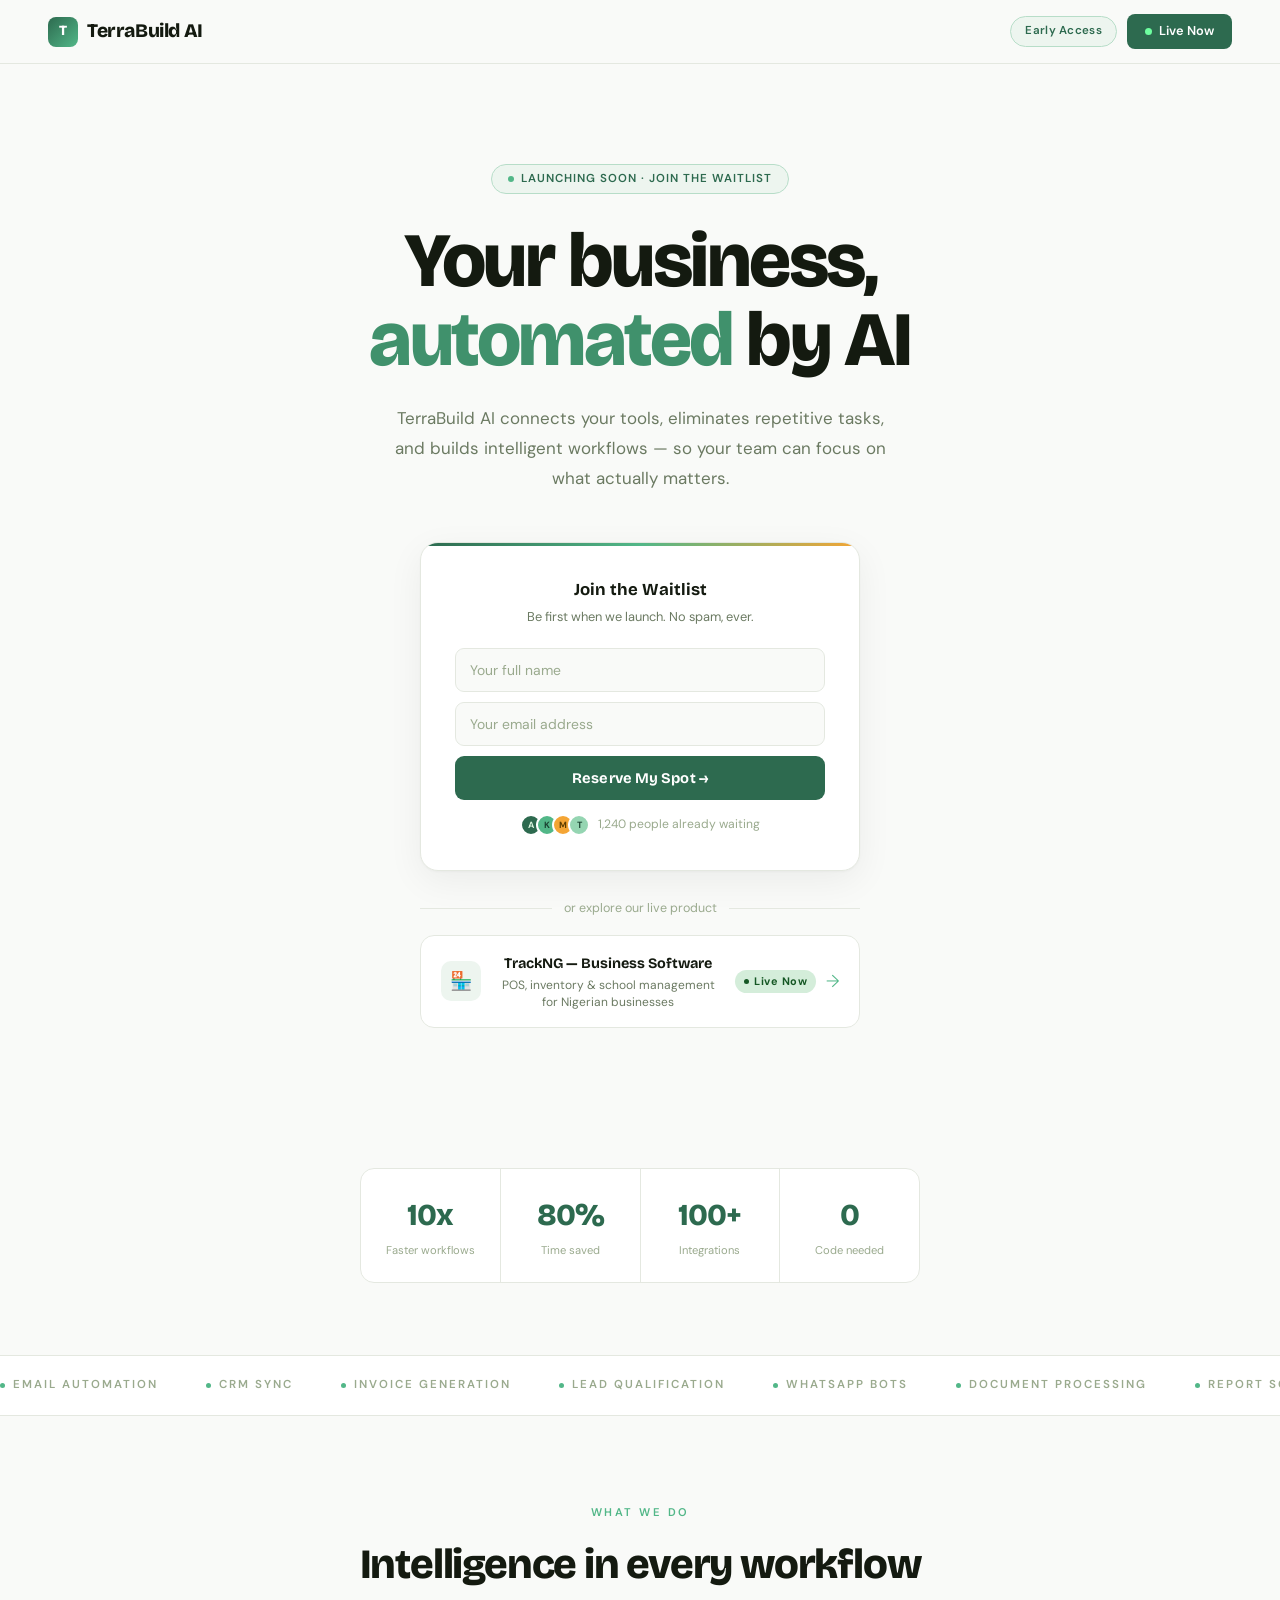
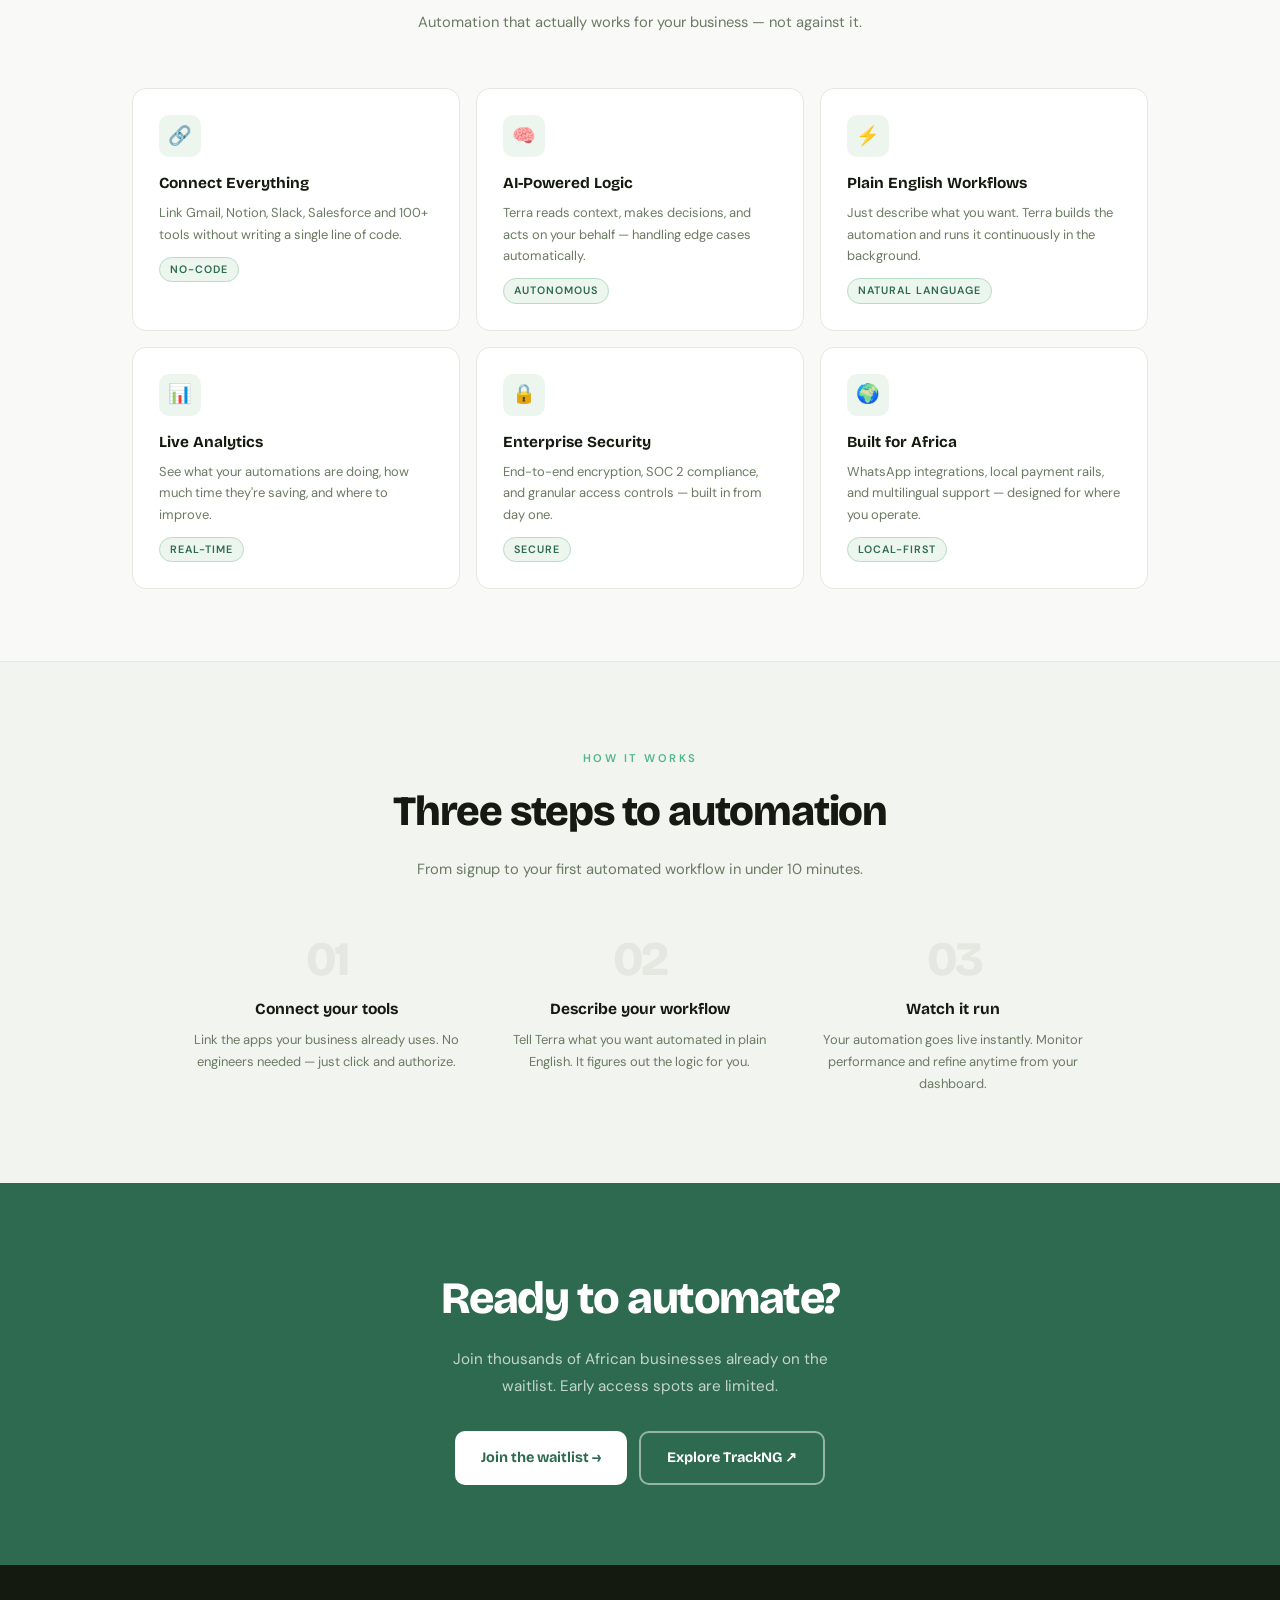
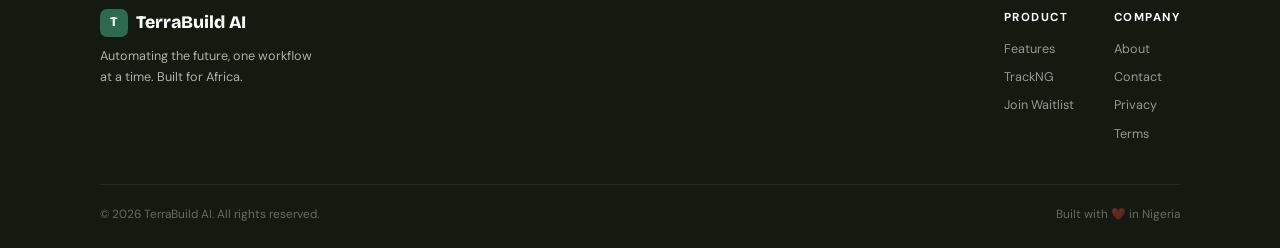
<file: index.html>
<!DOCTYPE html>
<html lang="en">
<head>
<meta charset="UTF-8">
<meta name="viewport" content="width=device-width, initial-scale=1.0">
<title>TerraBuild AI — Automate Everything</title>
<meta name="description" content="TerraBuild AI connects your tools, eliminates repetitive tasks, and builds intelligent workflows for African businesses.">
<link href="https://fonts.googleapis.com/css2?family=Bricolage+Grotesque:wght@400;500;600;700;800&family=DM+Sans:wght@300;400;500&display=swap" rel="stylesheet">
<style>
*{margin:0;padding:0;box-sizing:border-box}
:root{
  --bg:#f9faf8;
  --surface:#ffffff;
  --surface2:#f2f4f0;
  --border:#e4e8e0;
  --text:#141a10;
  --muted:#6b7a62;
  --faint:#9aaa8e;
  --accent:#2d6a4f;
  --accent-light:#52b788;
  --accent-bg:#edf5ef;
  --accent-mid:#40916c;
  --warm:#f4a535;
  --warm-bg:#fef6e4;
}
html{scroll-behavior:smooth}
body{background:var(--bg);color:var(--text);font-family:'DM Sans',sans-serif;font-weight:400;overflow-x:hidden;line-height:1.6;min-height:100vh}

/* ── NAV ── */
nav{position:sticky;top:0;z-index:100;background:rgba(249,250,248,0.93);backdrop-filter:blur(18px);border-bottom:1px solid var(--border);padding:0 48px;height:64px;display:flex;align-items:center;justify-content:space-between}
.logo{font-family:'Bricolage Grotesque',sans-serif;font-weight:800;font-size:1.2rem;color:var(--text);display:flex;align-items:center;gap:9px;letter-spacing:-0.4px;text-decoration:none}
.logo-mark{width:30px;height:30px;background:linear-gradient(135deg,var(--accent),var(--accent-light));border-radius:8px;display:flex;align-items:center;justify-content:center;color:#fff;font-size:14px;font-weight:800}
.nav-right{display:flex;align-items:center;gap:10px}
.nav-badge{background:var(--accent-bg);color:var(--accent);border:1px solid #b7ddc8;padding:5px 14px;border-radius:999px;font-size:0.72rem;font-weight:600;letter-spacing:.3px}
.nav-live{background:var(--accent);color:#fff;padding:7px 18px;border-radius:8px;font-size:0.8rem;font-weight:600;text-decoration:none;transition:background .2s,transform .15s;display:flex;align-items:center;gap:7px}
.nav-live:hover{background:var(--accent-mid);transform:translateY(-1px)}
.live-dot{width:7px;height:7px;background:#6effa0;border-radius:50%;animation:blink 1.5s infinite}
@keyframes blink{0%,100%{opacity:1}50%{opacity:0.3}}

/* ── HERO ── */
.hero{max-width:820px;margin:0 auto;padding:100px 32px 80px;text-align:center}
.hero-eyebrow{display:inline-flex;align-items:center;gap:7px;background:var(--accent-bg);border:1px solid #b7ddc8;color:var(--accent);padding:5px 16px;border-radius:999px;font-size:0.72rem;font-weight:600;letter-spacing:1px;text-transform:uppercase;margin-bottom:28px;animation:fadeUp .6s ease both}
.eyebrow-dot{width:6px;height:6px;background:var(--accent-light);border-radius:50%;animation:pulse 2s ease-in-out infinite}
@keyframes pulse{0%,100%{opacity:1;transform:scale(1)}50%{opacity:0.4;transform:scale(0.75)}}
h1{font-family:'Bricolage Grotesque',sans-serif;font-weight:800;font-size:clamp(2.8rem,7vw,4.8rem);line-height:1.02;letter-spacing:-2.5px;color:var(--text);margin-bottom:24px;animation:fadeUp .6s .08s ease both}
h1 em{font-style:normal;color:var(--accent-mid)}
.hero-sub{font-size:1.06rem;color:var(--muted);max-width:520px;margin:0 auto 48px;line-height:1.78;font-weight:400;animation:fadeUp .6s .16s ease both}
@keyframes fadeUp{from{opacity:0;transform:translateY(18px)}to{opacity:1;transform:translateY(0)}}

/* ── WAITLIST CARD ── */
.wl-wrap{animation:fadeUp .6s .24s ease both;max-width:440px;margin:0 auto}
.wl-card{background:var(--surface);border:1px solid var(--border);border-radius:18px;padding:34px;box-shadow:0 1px 3px rgba(0,0,0,0.04),0 10px 36px rgba(0,0,0,0.06);position:relative;overflow:hidden}
.wl-card::before{content:'';position:absolute;top:0;left:0;right:0;height:3px;background:linear-gradient(90deg,var(--accent),var(--accent-light),var(--warm))}
.wl-title{font-family:'Bricolage Grotesque',sans-serif;font-weight:700;font-size:1.05rem;color:var(--text);margin-bottom:4px}
.wl-sub{font-size:0.8rem;color:var(--muted);margin-bottom:20px}
.wl-input{width:100%;background:var(--bg);border:1px solid var(--border);border-radius:9px;padding:12px 14px;font-family:'DM Sans',sans-serif;font-size:0.87rem;color:var(--text);outline:none;transition:border-color .2s,box-shadow .2s;margin-bottom:10px;display:block}
.wl-input:focus{border-color:var(--accent-light);box-shadow:0 0 0 3px rgba(82,183,136,0.14)}
.wl-input::placeholder{color:var(--faint)}
.wl-btn{width:100%;background:var(--accent);color:#fff;border:none;border-radius:9px;padding:13px;font-family:'Bricolage Grotesque',sans-serif;font-weight:700;font-size:0.92rem;cursor:pointer;transition:background .2s,transform .15s;letter-spacing:.1px}
.wl-btn:hover{background:var(--accent-mid);transform:translateY(-1px)}
.wl-proof{margin-top:14px;display:flex;align-items:center;justify-content:center;gap:8px;font-size:0.76rem;color:var(--faint)}
.avs{display:flex}
.av{width:22px;height:22px;border-radius:50%;border:2px solid var(--surface);font-size:9px;display:flex;align-items:center;justify-content:center;font-weight:700;margin-left:-6px}
.av:first-child{margin-left:0}
.av1{background:var(--accent);color:#d8f3dc}.av2{background:var(--accent-light);color:#1b4332}.av3{background:var(--warm);color:#5c3d02}.av4{background:#95d5b2;color:#1b4332}
.wl-success{display:none;text-align:center;padding:10px 0;animation:fadeUp .4s ease both}
.success-icon{font-size:2.4rem;margin-bottom:12px}
.wl-success h3{font-family:'Bricolage Grotesque',sans-serif;font-weight:700;color:var(--accent);margin-bottom:7px}
.wl-success p{font-size:0.83rem;color:var(--muted);line-height:1.65}

/* ── DIVIDER ── */
.or-divider{text-align:center;margin:28px 0 0;font-size:0.78rem;color:var(--faint);display:flex;align-items:center;gap:12px;max-width:440px;margin:28px auto 0}
.or-divider::before,.or-divider::after{content:'';flex:1;height:1px;background:var(--border)}

/* ── LIVE CTA ── */
.live-cta-wrap{max-width:440px;margin:16px auto 0;animation:fadeUp .6s .32s ease both}
.live-cta{display:flex;align-items:center;justify-content:space-between;background:var(--surface);border:1.5px solid var(--border);border-radius:14px;padding:16px 20px;text-decoration:none;transition:border-color .2s,box-shadow .2s,transform .2s;gap:12px}
.live-cta:hover{border-color:var(--accent-light);box-shadow:0 6px 24px rgba(45,106,79,0.1);transform:translateY(-2px)}
.live-cta-left{display:flex;align-items:center;gap:12px}
.live-cta-icon{width:40px;height:40px;background:var(--accent-bg);border-radius:10px;display:flex;align-items:center;justify-content:center;font-size:18px;flex-shrink:0}
.live-cta-text h4{font-family:'Bricolage Grotesque',sans-serif;font-weight:700;font-size:0.9rem;color:var(--text);margin-bottom:2px}
.live-cta-text p{font-size:0.75rem;color:var(--muted);line-height:1.4}
.live-pill{background:#d4edda;color:#155724;font-size:0.68rem;font-weight:700;padding:3px 9px;border-radius:999px;letter-spacing:.5px;white-space:nowrap;display:flex;align-items:center;gap:5px}
.live-arrow{color:var(--accent-light);font-size:1.1rem;font-weight:300;flex-shrink:0}

/* ── STATS ── */
.stats{display:flex;justify-content:center;max-width:560px;margin:60px auto 0;background:var(--surface);border:1px solid var(--border);border-radius:14px;overflow:hidden;animation:fadeUp .6s .4s ease both}
.stat{flex:1;text-align:center;padding:22px 14px;border-right:1px solid var(--border)}
.stat:last-child{border-right:none}
.stat-n{font-family:'Bricolage Grotesque',sans-serif;font-weight:800;font-size:1.9rem;letter-spacing:-1px;color:var(--accent)}
.stat-l{font-size:0.7rem;color:var(--faint);margin-top:3px}

/* ── MARQUEE ── */
.marquee-wrap{border-top:1px solid var(--border);border-bottom:1px solid var(--border);padding:20px 0;overflow:hidden;background:var(--surface);margin-top:72px}
.marquee-track{display:flex;gap:48px;animation:marquee 24s linear infinite;white-space:nowrap;align-items:center}
.logo-chip{font-size:0.72rem;font-weight:600;letter-spacing:2px;text-transform:uppercase;color:var(--faint);flex-shrink:0;display:flex;align-items:center;gap:8px}
.lc-dot{width:5px;height:5px;background:var(--accent-light);border-radius:50%}
@keyframes marquee{from{transform:translateX(0)}to{transform:translateX(-50%)}}

/* ── FEATURES PREVIEW ── */
.features-preview{padding:88px 32px 72px;max-width:1080px;margin:0 auto}
.section-eyebrow{text-align:center;font-size:0.7rem;font-weight:600;letter-spacing:2.5px;text-transform:uppercase;color:var(--accent-light);margin-bottom:10px}
.section-h{text-align:center;font-family:'Bricolage Grotesque',sans-serif;font-weight:800;font-size:clamp(1.8rem,3.5vw,2.6rem);letter-spacing:-1.2px;color:var(--text);margin-bottom:12px}
.section-p{text-align:center;color:var(--muted);font-size:0.92rem;max-width:460px;margin:0 auto 52px;line-height:1.75}
.features-grid{display:grid;grid-template-columns:repeat(auto-fit,minmax(280px,1fr));gap:16px}
.feat-card{background:var(--surface);border:1px solid var(--border);border-radius:14px;padding:26px;transition:box-shadow .2s,transform .2s,border-color .2s}
.feat-card:hover{box-shadow:0 4px 20px rgba(45,106,79,0.08);transform:translateY(-3px);border-color:#b7ddc8}
.feat-icon{width:42px;height:42px;border-radius:10px;background:var(--accent-bg);display:flex;align-items:center;justify-content:center;font-size:19px;margin-bottom:14px}
.feat-card h3{font-family:'Bricolage Grotesque',sans-serif;font-weight:700;font-size:0.96rem;color:var(--text);margin-bottom:7px}
.feat-card p{font-size:0.81rem;color:var(--muted);line-height:1.65}
.feat-tag{display:inline-block;margin-top:12px;font-size:0.67rem;font-weight:600;letter-spacing:1px;text-transform:uppercase;color:var(--accent);background:var(--accent-bg);padding:3px 10px;border-radius:999px;border:1px solid #b7ddc8}

/* ── HOW IT WORKS ── */
.how{background:var(--surface2);border-top:1px solid var(--border);padding:88px 32px}
.how-inner{max-width:900px;margin:0 auto}
.steps-grid{display:grid;grid-template-columns:repeat(auto-fit,minmax(220px,1fr));gap:40px;margin-top:52px}
.step{text-align:center}
.step-num{font-family:'Bricolage Grotesque',sans-serif;font-weight:800;font-size:3rem;color:var(--border);letter-spacing:-3px;margin-bottom:14px;line-height:1}
.step h4{font-family:'Bricolage Grotesque',sans-serif;font-weight:700;font-size:0.97rem;color:var(--text);margin-bottom:8px}
.step p{font-size:0.81rem;color:var(--muted);line-height:1.68}

/* ── BOTTOM CTA ── */
.bottom-cta{background:var(--accent);padding:80px 32px;text-align:center}
.bottom-cta h2{font-family:'Bricolage Grotesque',sans-serif;font-weight:800;font-size:clamp(1.9rem,4vw,2.8rem);color:#fff;letter-spacing:-1.5px;margin-bottom:12px}
.bottom-cta p{color:rgba(255,255,255,0.72);font-size:0.95rem;max-width:420px;margin:0 auto 32px;line-height:1.75}
.bottom-btn-row{display:flex;gap:12px;justify-content:center;flex-wrap:wrap}
.btn{padding:13px 26px;border-radius:10px;font-family:'Bricolage Grotesque',sans-serif;font-weight:700;font-size:0.9rem;text-decoration:none;display:inline-flex;align-items:center;gap:8px;transition:all .2s;cursor:pointer;border:none}
.btn-white{background:#fff;color:var(--accent)}
.btn-white:hover{opacity:.92;transform:translateY(-1px)}
.btn-outline-white{background:transparent;color:#fff;border:2px solid rgba(255,255,255,0.5)}
.btn-outline-white:hover{background:rgba(255,255,255,0.1);border-color:#fff}

/* ── FOOTER ── */
footer{background:var(--text);color:rgba(255,255,255,0.65);padding:44px 48px 24px}
.footer-inner{max-width:1080px;margin:0 auto;display:flex;justify-content:space-between;align-items:flex-start;flex-wrap:wrap;gap:28px;margin-bottom:32px}
.footer-brand{font-family:'Bricolage Grotesque',sans-serif;font-weight:800;font-size:1.1rem;color:#fff;display:flex;align-items:center;gap:8px;text-decoration:none}
.ft-logo-mark{width:28px;height:28px;background:var(--accent);border-radius:7px;display:flex;align-items:center;justify-content:center;color:#fff;font-size:13px;font-weight:800}
.footer-desc{font-size:0.79rem;margin-top:8px;line-height:1.7;max-width:220px}
.footer-links{display:flex;gap:40px;flex-wrap:wrap}
.fl-group h4{font-size:0.72rem;font-weight:700;color:#fff;letter-spacing:1.5px;text-transform:uppercase;margin-bottom:12px}
.fl-group a{display:block;font-size:0.79rem;color:rgba(255,255,255,0.55);text-decoration:none;margin-bottom:8px;transition:color .2s}
.fl-group a:hover{color:#fff}
.footer-bottom{max-width:1080px;margin:0 auto;padding-top:20px;border-top:1px solid rgba(255,255,255,0.08);display:flex;justify-content:space-between;align-items:center;flex-wrap:wrap;gap:10px;font-size:0.74rem;color:rgba(255,255,255,0.35)}

/* ── RESPONSIVE ── */
@media(max-width:768px){
  nav{padding:0 20px}
  .hero{padding:72px 20px 60px}
  h1{letter-spacing:-1.5px}
  .stats{flex-wrap:wrap}
  .stat{min-width:50%;border-bottom:1px solid var(--border)}
  footer{padding:36px 20px 20px}
  .footer-inner{flex-direction:column}
  .footer-bottom{flex-direction:column;text-align:center}
}
</style>
</head>
<body>

<!-- NAV -->
<nav>
  <a class="logo" href="index.html">
    <div class="logo-mark">T</div>
    TerraBuild AI
  </a>
  <div class="nav-right">
    <div class="nav-badge">Early Access</div>
    <a href="tracksalesng.html" class="nav-live">
      <span class="live-dot"></span>
      Live Now
    </a>
  </div>
</nav>

<!-- HERO -->
<section class="hero">
  <div class="hero-eyebrow">
    <span class="eyebrow-dot"></span>
    Launching Soon · Join the Waitlist
  </div>
  <h1>Your business,<br><em>automated</em> by AI</h1>
  <p class="hero-sub">TerraBuild AI connects your tools, eliminates repetitive tasks, and builds intelligent workflows — so your team can focus on what actually matters.</p>

  <!-- WAITLIST -->
  <div class="wl-wrap">
    <div class="wl-card">
      <div id="formContent">
        <div class="wl-title">Join the Waitlist</div>
        <div class="wl-sub">Be first when we launch. No spam, ever.</div>
        <input class="wl-input" type="text" id="nameInput" placeholder="Your full name" />
        <input class="wl-input" type="email" id="emailInput" placeholder="Your email address" />
        <button class="wl-btn" onclick="joinWaitlist()">Reserve My Spot →</button>
        <div class="wl-proof">
          <div class="avs">
            <div class="av av1">A</div><div class="av av2">K</div><div class="av av3">M</div><div class="av av4">T</div>
          </div>
          <span id="countDisplay">1,240 people already waiting</span>
        </div>
      </div>
      <div class="wl-success" id="successMsg">
        <div class="success-icon">🌱</div>
        <h3>You're on the list!</h3>
        <p>Welcome to TerraBuild AI. We'll reach out as soon as early access is ready for you.</p>
      </div>
    </div>
  </div>

  <!-- OR DIVIDER -->
  <div class="or-divider">or explore our live product</div>

  <!-- LIVE CTA CARD -->
  <div class="live-cta-wrap">
    <a href="tracksalesng.html" class="live-cta">
      <div class="live-cta-left">
        <div class="live-cta-icon">🏪</div>
        <div class="live-cta-text">
          <h4>TrackNG — Business Software</h4>
          <p>POS, inventory & school management for Nigerian businesses</p>
        </div>
      </div>
      <div style="display:flex;align-items:center;gap:10px;flex-shrink:0">
        <span class="live-pill"><span style="width:5px;height:5px;background:#155724;border-radius:50%;display:inline-block"></span> Live Now</span>
        <span class="live-arrow">→</span>
      </div>
    </a>
  </div>
</section>

<!-- STATS -->
<div class="stats">
  <div class="stat"><div class="stat-n">10x</div><div class="stat-l">Faster workflows</div></div>
  <div class="stat"><div class="stat-n">80%</div><div class="stat-l">Time saved</div></div>
  <div class="stat"><div class="stat-n">100+</div><div class="stat-l">Integrations</div></div>
  <div class="stat"><div class="stat-n">0</div><div class="stat-l">Code needed</div></div>
</div>

<!-- MARQUEE -->
<div class="marquee-wrap">
  <div class="marquee-track">
    <div class="logo-chip"><span class="lc-dot"></span>Email Automation</div>
    <div class="logo-chip"><span class="lc-dot"></span>CRM Sync</div>
    <div class="logo-chip"><span class="lc-dot"></span>Invoice Generation</div>
    <div class="logo-chip"><span class="lc-dot"></span>Lead Qualification</div>
    <div class="logo-chip"><span class="lc-dot"></span>WhatsApp Bots</div>
    <div class="logo-chip"><span class="lc-dot"></span>Document Processing</div>
    <div class="logo-chip"><span class="lc-dot"></span>Report Scheduling</div>
    <div class="logo-chip"><span class="lc-dot"></span>Payment Automation</div>
    <div class="logo-chip"><span class="lc-dot"></span>Data Extraction</div>
    <div class="logo-chip"><span class="lc-dot"></span>Slack Alerts</div>
    <div class="logo-chip"><span class="lc-dot"></span>Email Automation</div>
    <div class="logo-chip"><span class="lc-dot"></span>CRM Sync</div>
    <div class="logo-chip"><span class="lc-dot"></span>Invoice Generation</div>
    <div class="logo-chip"><span class="lc-dot"></span>Lead Qualification</div>
    <div class="logo-chip"><span class="lc-dot"></span>WhatsApp Bots</div>
    <div class="logo-chip"><span class="lc-dot"></span>Document Processing</div>
    <div class="logo-chip"><span class="lc-dot"></span>Report Scheduling</div>
    <div class="logo-chip"><span class="lc-dot"></span>Payment Automation</div>
    <div class="logo-chip"><span class="lc-dot"></span>Data Extraction</div>
    <div class="logo-chip"><span class="lc-dot"></span>Slack Alerts</div>
  </div>
</div>

<!-- FEATURES PREVIEW -->
<section class="features-preview">
  <div class="section-eyebrow">What we do</div>
  <div class="section-h">Intelligence in every workflow</div>
  <div class="section-p">Automation that actually works for your business — not against it.</div>
  <div class="features-grid">
    <div class="feat-card">
      <div class="feat-icon">🔗</div>
      <h3>Connect Everything</h3>
      <p>Link Gmail, Notion, Slack, Salesforce and 100+ tools without writing a single line of code.</p>
      <span class="feat-tag">No-code</span>
    </div>
    <div class="feat-card">
      <div class="feat-icon">🧠</div>
      <h3>AI-Powered Logic</h3>
      <p>Terra reads context, makes decisions, and acts on your behalf — handling edge cases automatically.</p>
      <span class="feat-tag">Autonomous</span>
    </div>
    <div class="feat-card">
      <div class="feat-icon">⚡</div>
      <h3>Plain English Workflows</h3>
      <p>Just describe what you want. Terra builds the automation and runs it continuously in the background.</p>
      <span class="feat-tag">Natural Language</span>
    </div>
    <div class="feat-card">
      <div class="feat-icon">📊</div>
      <h3>Live Analytics</h3>
      <p>See what your automations are doing, how much time they're saving, and where to improve.</p>
      <span class="feat-tag">Real-time</span>
    </div>
    <div class="feat-card">
      <div class="feat-icon">🔒</div>
      <h3>Enterprise Security</h3>
      <p>End-to-end encryption, SOC 2 compliance, and granular access controls — built in from day one.</p>
      <span class="feat-tag">Secure</span>
    </div>
    <div class="feat-card">
      <div class="feat-icon">🌍</div>
      <h3>Built for Africa</h3>
      <p>WhatsApp integrations, local payment rails, and multilingual support — designed for where you operate.</p>
      <span class="feat-tag">Local-first</span>
    </div>
  </div>
</section>

<!-- HOW IT WORKS -->
<section class="how">
  <div class="how-inner">
    <div class="section-eyebrow">How it works</div>
    <div class="section-h">Three steps to automation</div>
    <div class="section-p" style="margin-bottom:0">From signup to your first automated workflow in under 10 minutes.</div>
    <div class="steps-grid">
      <div class="step">
        <div class="step-num">01</div>
        <h4>Connect your tools</h4>
        <p>Link the apps your business already uses. No engineers needed — just click and authorize.</p>
      </div>
      <div class="step">
        <div class="step-num">02</div>
        <h4>Describe your workflow</h4>
        <p>Tell Terra what you want automated in plain English. It figures out the logic for you.</p>
      </div>
      <div class="step">
        <div class="step-num">03</div>
        <h4>Watch it run</h4>
        <p>Your automation goes live instantly. Monitor performance and refine anytime from your dashboard.</p>
      </div>
    </div>
  </div>
</section>

<!-- BOTTOM CTA -->
<section class="bottom-cta">
  <h2>Ready to automate?</h2>
  <p>Join thousands of African businesses already on the waitlist. Early access spots are limited.</p>
  <div class="bottom-btn-row">
    <button class="btn btn-white" onclick="document.getElementById('nameInput').scrollIntoView({behavior:'smooth'});document.getElementById('nameInput').focus()">Join the waitlist →</button>
    <a href="tracksalesng.html" class="btn btn-outline-white">Explore TrackNG ↗</a>
  </div>
</section>

<!-- FOOTER -->
<footer>
  <div class="footer-inner">
    <div>
      <a class="footer-brand" href="index.html">
        <div class="ft-logo-mark">T</div>
        TerraBuild AI
      </a>
      <p class="footer-desc">Automating the future, one workflow at a time. Built for Africa.</p>
    </div>
    <div class="footer-links">
      <div class="fl-group">
        <h4>Product</h4>
        <a href="#features">Features</a>
        <a href="tracksalesng.html">TrackNG</a>
        <a href="#waitlist">Join Waitlist</a>
      </div>
      <div class="fl-group">
        <h4>Company</h4>
        <a href="#">About</a>
        <a href="#">Contact</a>
        <a href="#">Privacy</a>
        <a href="#">Terms</a>
      </div>
    </div>
  </div>
  <div class="footer-bottom">
    <span>© 2026 TerraBuild AI. All rights reserved.</span>
    <span>Built with ❤️ in Nigeria</span>
  </div>
</footer>

<script>
let count = 1240;
function joinWaitlist(){
  const name = document.getElementById('nameInput').value.trim();
  const email = document.getElementById('emailInput').value.trim();
  if(!name){document.getElementById('nameInput').style.borderColor='#e07b54';document.getElementById('nameInput').focus();return}
  if(!email||!email.includes('@')){document.getElementById('emailInput').style.borderColor='#e07b54';document.getElementById('emailInput').focus();return}
  try{const e=JSON.parse(localStorage.getItem('terraai')||'[]');e.push({name,email,date:new Date().toISOString()});localStorage.setItem('terraai',JSON.stringify(e))}catch(e){}
  count++;
  document.getElementById('countDisplay').textContent=count.toLocaleString()+' people already waiting';
  document.getElementById('formContent').style.display='none';
  document.getElementById('successMsg').style.display='block';
}
</script>
</body>
</html>
</file>
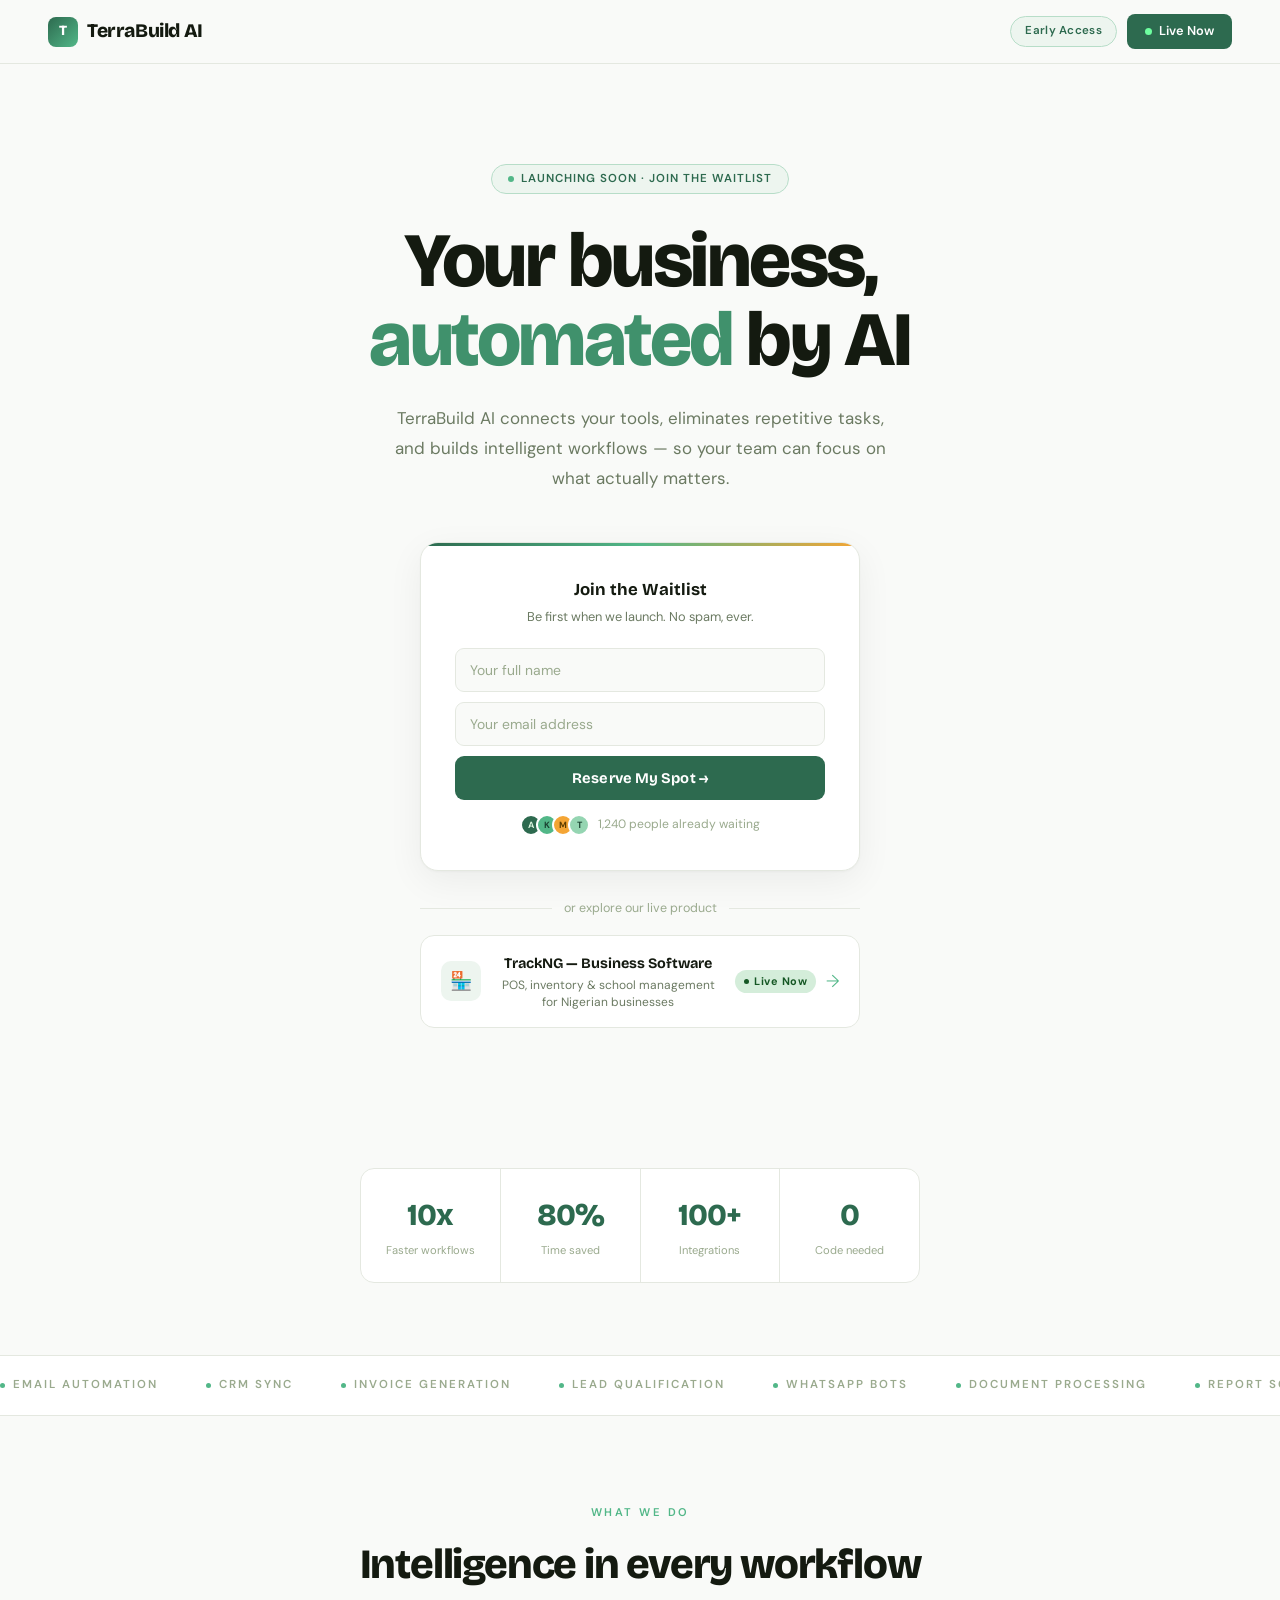
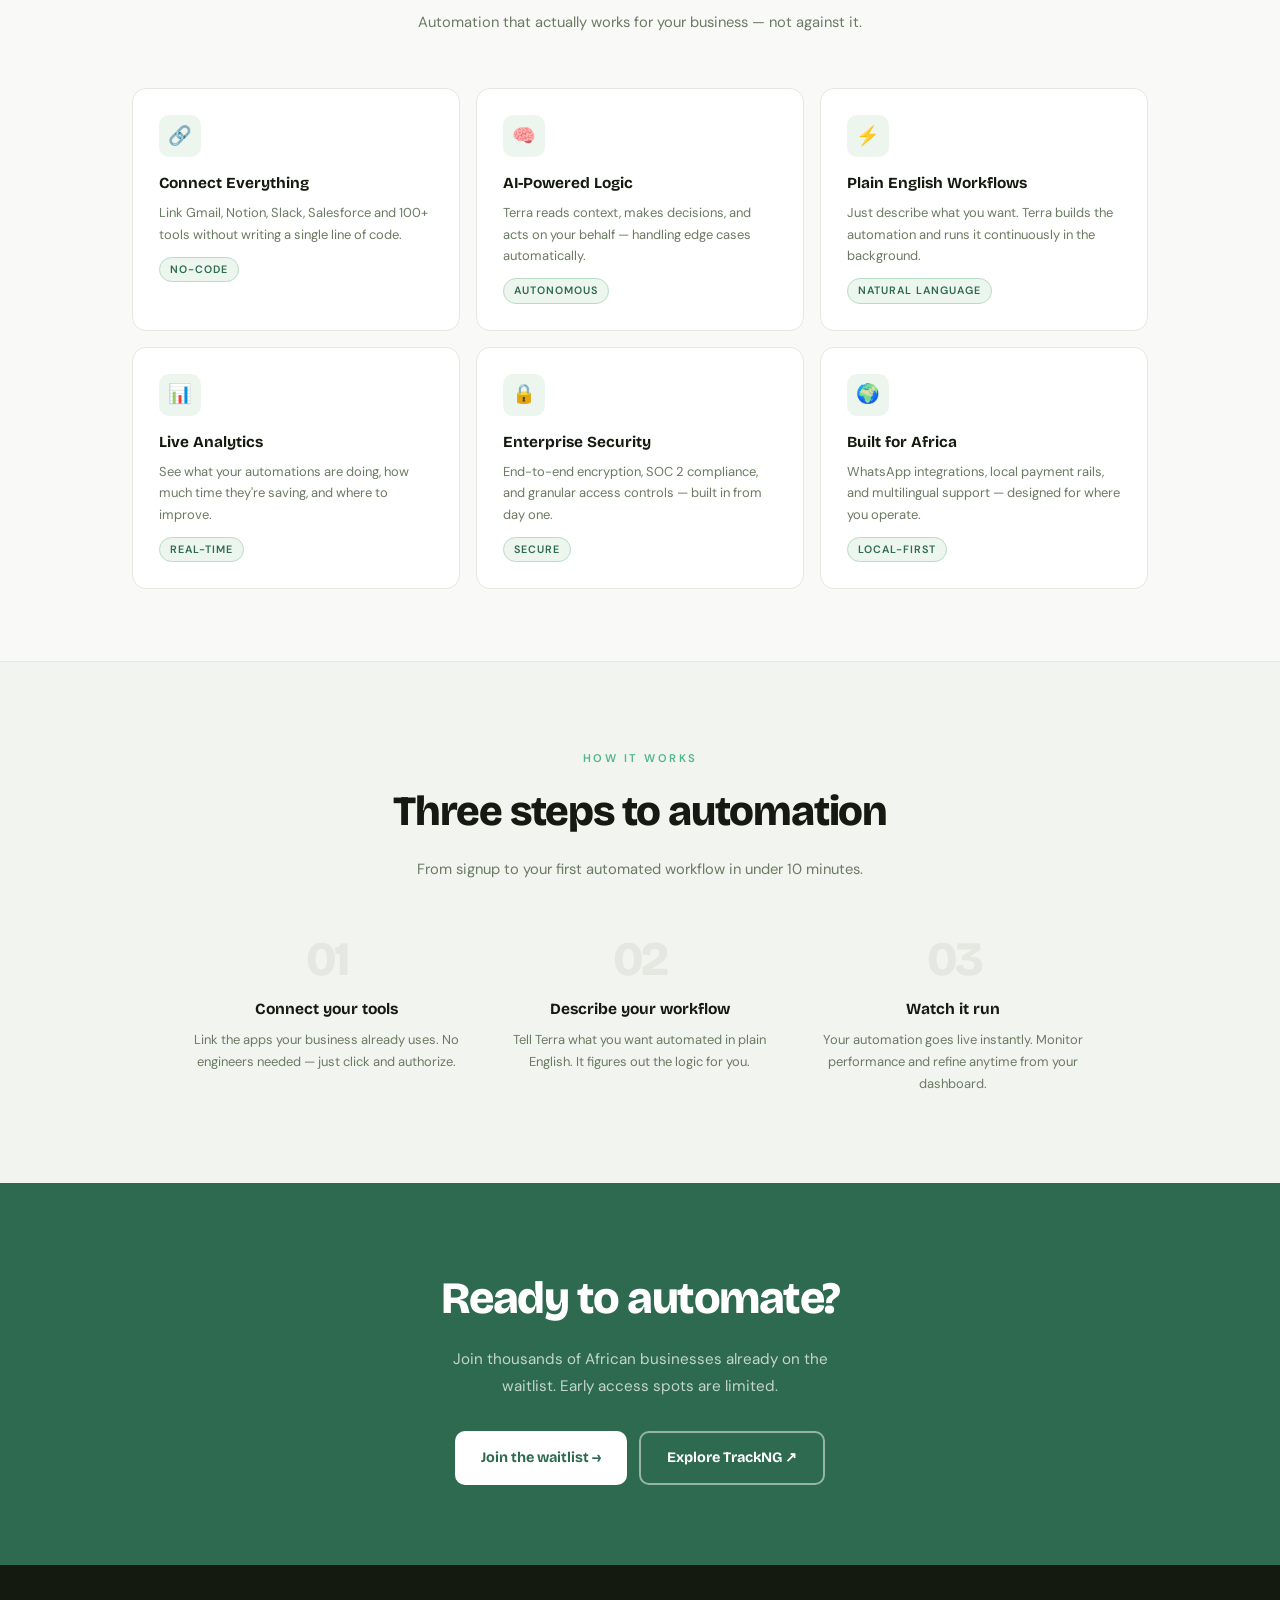
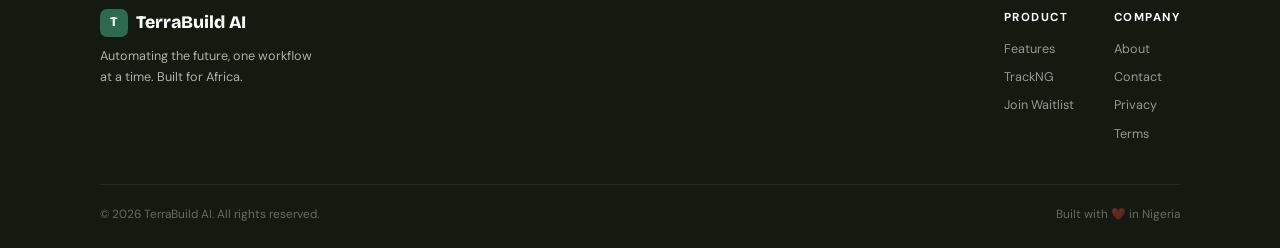
<file: home.html>
<!DOCTYPE html>
<html lang="en">
<head>
<meta charset="UTF-8">
<meta name="viewport" content="width=device-width, initial-scale=1.0">
<title>TerraBuild AI — Automate Everything</title>
<meta name="description" content="TerraBuild AI connects your tools, eliminates repetitive tasks, and builds intelligent workflows for African businesses.">
<link href="https://fonts.googleapis.com/css2?family=Bricolage+Grotesque:wght@400;500;600;700;800&family=DM+Sans:wght@300;400;500&display=swap" rel="stylesheet">
<style>
*{margin:0;padding:0;box-sizing:border-box}
:root{
  --bg:#f9faf8;
  --surface:#ffffff;
  --surface2:#f2f4f0;
  --border:#e4e8e0;
  --text:#141a10;
  --muted:#6b7a62;
  --faint:#9aaa8e;
  --accent:#2d6a4f;
  --accent-light:#52b788;
  --accent-bg:#edf5ef;
  --accent-mid:#40916c;
  --warm:#f4a535;
  --warm-bg:#fef6e4;
}
html{scroll-behavior:smooth}
body{background:var(--bg);color:var(--text);font-family:'DM Sans',sans-serif;font-weight:400;overflow-x:hidden;line-height:1.6;min-height:100vh}

/* ── NAV ── */
nav{position:sticky;top:0;z-index:100;background:rgba(249,250,248,0.93);backdrop-filter:blur(18px);border-bottom:1px solid var(--border);padding:0 48px;height:64px;display:flex;align-items:center;justify-content:space-between}
.logo{font-family:'Bricolage Grotesque',sans-serif;font-weight:800;font-size:1.2rem;color:var(--text);display:flex;align-items:center;gap:9px;letter-spacing:-0.4px;text-decoration:none}
.logo-mark{width:30px;height:30px;background:linear-gradient(135deg,var(--accent),var(--accent-light));border-radius:8px;display:flex;align-items:center;justify-content:center;color:#fff;font-size:14px;font-weight:800}
.nav-right{display:flex;align-items:center;gap:10px}
.nav-badge{background:var(--accent-bg);color:var(--accent);border:1px solid #b7ddc8;padding:5px 14px;border-radius:999px;font-size:0.72rem;font-weight:600;letter-spacing:.3px}
.nav-live{background:var(--accent);color:#fff;padding:7px 18px;border-radius:8px;font-size:0.8rem;font-weight:600;text-decoration:none;transition:background .2s,transform .15s;display:flex;align-items:center;gap:7px}
.nav-live:hover{background:var(--accent-mid);transform:translateY(-1px)}
.live-dot{width:7px;height:7px;background:#6effa0;border-radius:50%;animation:blink 1.5s infinite}
@keyframes blink{0%,100%{opacity:1}50%{opacity:0.3}}

/* ── HERO ── */
.hero{max-width:820px;margin:0 auto;padding:100px 32px 80px;text-align:center}
.hero-eyebrow{display:inline-flex;align-items:center;gap:7px;background:var(--accent-bg);border:1px solid #b7ddc8;color:var(--accent);padding:5px 16px;border-radius:999px;font-size:0.72rem;font-weight:600;letter-spacing:1px;text-transform:uppercase;margin-bottom:28px;animation:fadeUp .6s ease both}
.eyebrow-dot{width:6px;height:6px;background:var(--accent-light);border-radius:50%;animation:pulse 2s ease-in-out infinite}
@keyframes pulse{0%,100%{opacity:1;transform:scale(1)}50%{opacity:0.4;transform:scale(0.75)}}
h1{font-family:'Bricolage Grotesque',sans-serif;font-weight:800;font-size:clamp(2.8rem,7vw,4.8rem);line-height:1.02;letter-spacing:-2.5px;color:var(--text);margin-bottom:24px;animation:fadeUp .6s .08s ease both}
h1 em{font-style:normal;color:var(--accent-mid)}
.hero-sub{font-size:1.06rem;color:var(--muted);max-width:520px;margin:0 auto 48px;line-height:1.78;font-weight:400;animation:fadeUp .6s .16s ease both}
@keyframes fadeUp{from{opacity:0;transform:translateY(18px)}to{opacity:1;transform:translateY(0)}}

/* ── WAITLIST CARD ── */
.wl-wrap{animation:fadeUp .6s .24s ease both;max-width:440px;margin:0 auto}
.wl-card{background:var(--surface);border:1px solid var(--border);border-radius:18px;padding:34px;box-shadow:0 1px 3px rgba(0,0,0,0.04),0 10px 36px rgba(0,0,0,0.06);position:relative;overflow:hidden}
.wl-card::before{content:'';position:absolute;top:0;left:0;right:0;height:3px;background:linear-gradient(90deg,var(--accent),var(--accent-light),var(--warm))}
.wl-title{font-family:'Bricolage Grotesque',sans-serif;font-weight:700;font-size:1.05rem;color:var(--text);margin-bottom:4px}
.wl-sub{font-size:0.8rem;color:var(--muted);margin-bottom:20px}
.wl-input{width:100%;background:var(--bg);border:1px solid var(--border);border-radius:9px;padding:12px 14px;font-family:'DM Sans',sans-serif;font-size:0.87rem;color:var(--text);outline:none;transition:border-color .2s,box-shadow .2s;margin-bottom:10px;display:block}
.wl-input:focus{border-color:var(--accent-light);box-shadow:0 0 0 3px rgba(82,183,136,0.14)}
.wl-input::placeholder{color:var(--faint)}
.wl-btn{width:100%;background:var(--accent);color:#fff;border:none;border-radius:9px;padding:13px;font-family:'Bricolage Grotesque',sans-serif;font-weight:700;font-size:0.92rem;cursor:pointer;transition:background .2s,transform .15s;letter-spacing:.1px}
.wl-btn:hover{background:var(--accent-mid);transform:translateY(-1px)}
.wl-proof{margin-top:14px;display:flex;align-items:center;justify-content:center;gap:8px;font-size:0.76rem;color:var(--faint)}
.avs{display:flex}
.av{width:22px;height:22px;border-radius:50%;border:2px solid var(--surface);font-size:9px;display:flex;align-items:center;justify-content:center;font-weight:700;margin-left:-6px}
.av:first-child{margin-left:0}
.av1{background:var(--accent);color:#d8f3dc}.av2{background:var(--accent-light);color:#1b4332}.av3{background:var(--warm);color:#5c3d02}.av4{background:#95d5b2;color:#1b4332}
.wl-success{display:none;text-align:center;padding:10px 0;animation:fadeUp .4s ease both}
.success-icon{font-size:2.4rem;margin-bottom:12px}
.wl-success h3{font-family:'Bricolage Grotesque',sans-serif;font-weight:700;color:var(--accent);margin-bottom:7px}
.wl-success p{font-size:0.83rem;color:var(--muted);line-height:1.65}

/* ── DIVIDER ── */
.or-divider{text-align:center;margin:28px 0 0;font-size:0.78rem;color:var(--faint);display:flex;align-items:center;gap:12px;max-width:440px;margin:28px auto 0}
.or-divider::before,.or-divider::after{content:'';flex:1;height:1px;background:var(--border)}

/* ── LIVE CTA ── */
.live-cta-wrap{max-width:440px;margin:16px auto 0;animation:fadeUp .6s .32s ease both}
.live-cta{display:flex;align-items:center;justify-content:space-between;background:var(--surface);border:1.5px solid var(--border);border-radius:14px;padding:16px 20px;text-decoration:none;transition:border-color .2s,box-shadow .2s,transform .2s;gap:12px}
.live-cta:hover{border-color:var(--accent-light);box-shadow:0 6px 24px rgba(45,106,79,0.1);transform:translateY(-2px)}
.live-cta-left{display:flex;align-items:center;gap:12px}
.live-cta-icon{width:40px;height:40px;background:var(--accent-bg);border-radius:10px;display:flex;align-items:center;justify-content:center;font-size:18px;flex-shrink:0}
.live-cta-text h4{font-family:'Bricolage Grotesque',sans-serif;font-weight:700;font-size:0.9rem;color:var(--text);margin-bottom:2px}
.live-cta-text p{font-size:0.75rem;color:var(--muted);line-height:1.4}
.live-pill{background:#d4edda;color:#155724;font-size:0.68rem;font-weight:700;padding:3px 9px;border-radius:999px;letter-spacing:.5px;white-space:nowrap;display:flex;align-items:center;gap:5px}
.live-arrow{color:var(--accent-light);font-size:1.1rem;font-weight:300;flex-shrink:0}

/* ── STATS ── */
.stats{display:flex;justify-content:center;max-width:560px;margin:60px auto 0;background:var(--surface);border:1px solid var(--border);border-radius:14px;overflow:hidden;animation:fadeUp .6s .4s ease both}
.stat{flex:1;text-align:center;padding:22px 14px;border-right:1px solid var(--border)}
.stat:last-child{border-right:none}
.stat-n{font-family:'Bricolage Grotesque',sans-serif;font-weight:800;font-size:1.9rem;letter-spacing:-1px;color:var(--accent)}
.stat-l{font-size:0.7rem;color:var(--faint);margin-top:3px}

/* ── MARQUEE ── */
.marquee-wrap{border-top:1px solid var(--border);border-bottom:1px solid var(--border);padding:20px 0;overflow:hidden;background:var(--surface);margin-top:72px}
.marquee-track{display:flex;gap:48px;animation:marquee 24s linear infinite;white-space:nowrap;align-items:center}
.logo-chip{font-size:0.72rem;font-weight:600;letter-spacing:2px;text-transform:uppercase;color:var(--faint);flex-shrink:0;display:flex;align-items:center;gap:8px}
.lc-dot{width:5px;height:5px;background:var(--accent-light);border-radius:50%}
@keyframes marquee{from{transform:translateX(0)}to{transform:translateX(-50%)}}

/* ── FEATURES PREVIEW ── */
.features-preview{padding:88px 32px 72px;max-width:1080px;margin:0 auto}
.section-eyebrow{text-align:center;font-size:0.7rem;font-weight:600;letter-spacing:2.5px;text-transform:uppercase;color:var(--accent-light);margin-bottom:10px}
.section-h{text-align:center;font-family:'Bricolage Grotesque',sans-serif;font-weight:800;font-size:clamp(1.8rem,3.5vw,2.6rem);letter-spacing:-1.2px;color:var(--text);margin-bottom:12px}
.section-p{text-align:center;color:var(--muted);font-size:0.92rem;max-width:460px;margin:0 auto 52px;line-height:1.75}
.features-grid{display:grid;grid-template-columns:repeat(auto-fit,minmax(280px,1fr));gap:16px}
.feat-card{background:var(--surface);border:1px solid var(--border);border-radius:14px;padding:26px;transition:box-shadow .2s,transform .2s,border-color .2s}
.feat-card:hover{box-shadow:0 4px 20px rgba(45,106,79,0.08);transform:translateY(-3px);border-color:#b7ddc8}
.feat-icon{width:42px;height:42px;border-radius:10px;background:var(--accent-bg);display:flex;align-items:center;justify-content:center;font-size:19px;margin-bottom:14px}
.feat-card h3{font-family:'Bricolage Grotesque',sans-serif;font-weight:700;font-size:0.96rem;color:var(--text);margin-bottom:7px}
.feat-card p{font-size:0.81rem;color:var(--muted);line-height:1.65}
.feat-tag{display:inline-block;margin-top:12px;font-size:0.67rem;font-weight:600;letter-spacing:1px;text-transform:uppercase;color:var(--accent);background:var(--accent-bg);padding:3px 10px;border-radius:999px;border:1px solid #b7ddc8}

/* ── HOW IT WORKS ── */
.how{background:var(--surface2);border-top:1px solid var(--border);padding:88px 32px}
.how-inner{max-width:900px;margin:0 auto}
.steps-grid{display:grid;grid-template-columns:repeat(auto-fit,minmax(220px,1fr));gap:40px;margin-top:52px}
.step{text-align:center}
.step-num{font-family:'Bricolage Grotesque',sans-serif;font-weight:800;font-size:3rem;color:var(--border);letter-spacing:-3px;margin-bottom:14px;line-height:1}
.step h4{font-family:'Bricolage Grotesque',sans-serif;font-weight:700;font-size:0.97rem;color:var(--text);margin-bottom:8px}
.step p{font-size:0.81rem;color:var(--muted);line-height:1.68}

/* ── BOTTOM CTA ── */
.bottom-cta{background:var(--accent);padding:80px 32px;text-align:center}
.bottom-cta h2{font-family:'Bricolage Grotesque',sans-serif;font-weight:800;font-size:clamp(1.9rem,4vw,2.8rem);color:#fff;letter-spacing:-1.5px;margin-bottom:12px}
.bottom-cta p{color:rgba(255,255,255,0.72);font-size:0.95rem;max-width:420px;margin:0 auto 32px;line-height:1.75}
.bottom-btn-row{display:flex;gap:12px;justify-content:center;flex-wrap:wrap}
.btn{padding:13px 26px;border-radius:10px;font-family:'Bricolage Grotesque',sans-serif;font-weight:700;font-size:0.9rem;text-decoration:none;display:inline-flex;align-items:center;gap:8px;transition:all .2s;cursor:pointer;border:none}
.btn-white{background:#fff;color:var(--accent)}
.btn-white:hover{opacity:.92;transform:translateY(-1px)}
.btn-outline-white{background:transparent;color:#fff;border:2px solid rgba(255,255,255,0.5)}
.btn-outline-white:hover{background:rgba(255,255,255,0.1);border-color:#fff}

/* ── FOOTER ── */
footer{background:var(--text);color:rgba(255,255,255,0.65);padding:44px 48px 24px}
.footer-inner{max-width:1080px;margin:0 auto;display:flex;justify-content:space-between;align-items:flex-start;flex-wrap:wrap;gap:28px;margin-bottom:32px}
.footer-brand{font-family:'Bricolage Grotesque',sans-serif;font-weight:800;font-size:1.1rem;color:#fff;display:flex;align-items:center;gap:8px;text-decoration:none}
.ft-logo-mark{width:28px;height:28px;background:var(--accent);border-radius:7px;display:flex;align-items:center;justify-content:center;color:#fff;font-size:13px;font-weight:800}
.footer-desc{font-size:0.79rem;margin-top:8px;line-height:1.7;max-width:220px}
.footer-links{display:flex;gap:40px;flex-wrap:wrap}
.fl-group h4{font-size:0.72rem;font-weight:700;color:#fff;letter-spacing:1.5px;text-transform:uppercase;margin-bottom:12px}
.fl-group a{display:block;font-size:0.79rem;color:rgba(255,255,255,0.55);text-decoration:none;margin-bottom:8px;transition:color .2s}
.fl-group a:hover{color:#fff}
.footer-bottom{max-width:1080px;margin:0 auto;padding-top:20px;border-top:1px solid rgba(255,255,255,0.08);display:flex;justify-content:space-between;align-items:center;flex-wrap:wrap;gap:10px;font-size:0.74rem;color:rgba(255,255,255,0.35)}

/* ── RESPONSIVE ── */
@media(max-width:768px){
  nav{padding:0 20px}
  .hero{padding:72px 20px 60px}
  h1{letter-spacing:-1.5px}
  .stats{flex-wrap:wrap}
  .stat{min-width:50%;border-bottom:1px solid var(--border)}
  footer{padding:36px 20px 20px}
  .footer-inner{flex-direction:column}
  .footer-bottom{flex-direction:column;text-align:center}
}
</style>
</head>
<body>

<!-- NAV -->
<nav>
  <a class="logo" href="home.html">
    <div class="logo-mark">T</div>
    TerraBuild AI
  </a>
  <div class="nav-right">
    <div class="nav-badge">Early Access</div>
    <a href="tracksalesng.html" class="nav-live">
      <span class="live-dot"></span>
      Live Now
    </a>
  </div>
</nav>

<!-- HERO -->
<section class="hero">
  <div class="hero-eyebrow">
    <span class="eyebrow-dot"></span>
    Launching Soon · Join the Waitlist
  </div>
  <h1>Your business,<br><em>automated</em> by AI</h1>
  <p class="hero-sub">TerraBuild AI connects your tools, eliminates repetitive tasks, and builds intelligent workflows — so your team can focus on what actually matters.</p>

  <!-- WAITLIST -->
  <div class="wl-wrap">
    <div class="wl-card">
      <div id="formContent">
        <div class="wl-title">Join the Waitlist</div>
        <div class="wl-sub">Be first when we launch. No spam, ever.</div>
        <input class="wl-input" type="text" id="nameInput" placeholder="Your full name" />
        <input class="wl-input" type="email" id="emailInput" placeholder="Your email address" />
        <button class="wl-btn" onclick="joinWaitlist()">Reserve My Spot →</button>
        <div class="wl-proof">
          <div class="avs">
            <div class="av av1">A</div><div class="av av2">K</div><div class="av av3">M</div><div class="av av4">T</div>
          </div>
          <span id="countDisplay">1,240 people already waiting</span>
        </div>
      </div>
      <div class="wl-success" id="successMsg">
        <div class="success-icon">🌱</div>
        <h3>You're on the list!</h3>
        <p>Welcome to TerraBuild AI. We'll reach out as soon as early access is ready for you.</p>
      </div>
    </div>
  </div>

  <!-- OR DIVIDER -->
  <div class="or-divider">or explore our live product</div>

  <!-- LIVE CTA CARD -->
  <div class="live-cta-wrap">
    <a href="tracksalesng.html" class="live-cta">
      <div class="live-cta-left">
        <div class="live-cta-icon">🏪</div>
        <div class="live-cta-text">
          <h4>TrackNG — Business Software</h4>
          <p>POS, inventory & school management for Nigerian businesses</p>
        </div>
      </div>
      <div style="display:flex;align-items:center;gap:10px;flex-shrink:0">
        <span class="live-pill"><span style="width:5px;height:5px;background:#155724;border-radius:50%;display:inline-block"></span> Live Now</span>
        <span class="live-arrow">→</span>
      </div>
    </a>
  </div>
</section>

<!-- STATS -->
<div class="stats">
  <div class="stat"><div class="stat-n">10x</div><div class="stat-l">Faster workflows</div></div>
  <div class="stat"><div class="stat-n">80%</div><div class="stat-l">Time saved</div></div>
  <div class="stat"><div class="stat-n">100+</div><div class="stat-l">Integrations</div></div>
  <div class="stat"><div class="stat-n">0</div><div class="stat-l">Code needed</div></div>
</div>

<!-- MARQUEE -->
<div class="marquee-wrap">
  <div class="marquee-track">
    <div class="logo-chip"><span class="lc-dot"></span>Email Automation</div>
    <div class="logo-chip"><span class="lc-dot"></span>CRM Sync</div>
    <div class="logo-chip"><span class="lc-dot"></span>Invoice Generation</div>
    <div class="logo-chip"><span class="lc-dot"></span>Lead Qualification</div>
    <div class="logo-chip"><span class="lc-dot"></span>WhatsApp Bots</div>
    <div class="logo-chip"><span class="lc-dot"></span>Document Processing</div>
    <div class="logo-chip"><span class="lc-dot"></span>Report Scheduling</div>
    <div class="logo-chip"><span class="lc-dot"></span>Payment Automation</div>
    <div class="logo-chip"><span class="lc-dot"></span>Data Extraction</div>
    <div class="logo-chip"><span class="lc-dot"></span>Slack Alerts</div>
    <div class="logo-chip"><span class="lc-dot"></span>Email Automation</div>
    <div class="logo-chip"><span class="lc-dot"></span>CRM Sync</div>
    <div class="logo-chip"><span class="lc-dot"></span>Invoice Generation</div>
    <div class="logo-chip"><span class="lc-dot"></span>Lead Qualification</div>
    <div class="logo-chip"><span class="lc-dot"></span>WhatsApp Bots</div>
    <div class="logo-chip"><span class="lc-dot"></span>Document Processing</div>
    <div class="logo-chip"><span class="lc-dot"></span>Report Scheduling</div>
    <div class="logo-chip"><span class="lc-dot"></span>Payment Automation</div>
    <div class="logo-chip"><span class="lc-dot"></span>Data Extraction</div>
    <div class="logo-chip"><span class="lc-dot"></span>Slack Alerts</div>
  </div>
</div>

<!-- FEATURES PREVIEW -->
<section class="features-preview">
  <div class="section-eyebrow">What we do</div>
  <div class="section-h">Intelligence in every workflow</div>
  <div class="section-p">Automation that actually works for your business — not against it.</div>
  <div class="features-grid">
    <div class="feat-card">
      <div class="feat-icon">🔗</div>
      <h3>Connect Everything</h3>
      <p>Link Gmail, Notion, Slack, Salesforce and 100+ tools without writing a single line of code.</p>
      <span class="feat-tag">No-code</span>
    </div>
    <div class="feat-card">
      <div class="feat-icon">🧠</div>
      <h3>AI-Powered Logic</h3>
      <p>Terra reads context, makes decisions, and acts on your behalf — handling edge cases automatically.</p>
      <span class="feat-tag">Autonomous</span>
    </div>
    <div class="feat-card">
      <div class="feat-icon">⚡</div>
      <h3>Plain English Workflows</h3>
      <p>Just describe what you want. Terra builds the automation and runs it continuously in the background.</p>
      <span class="feat-tag">Natural Language</span>
    </div>
    <div class="feat-card">
      <div class="feat-icon">📊</div>
      <h3>Live Analytics</h3>
      <p>See what your automations are doing, how much time they're saving, and where to improve.</p>
      <span class="feat-tag">Real-time</span>
    </div>
    <div class="feat-card">
      <div class="feat-icon">🔒</div>
      <h3>Enterprise Security</h3>
      <p>End-to-end encryption, SOC 2 compliance, and granular access controls — built in from day one.</p>
      <span class="feat-tag">Secure</span>
    </div>
    <div class="feat-card">
      <div class="feat-icon">🌍</div>
      <h3>Built for Africa</h3>
      <p>WhatsApp integrations, local payment rails, and multilingual support — designed for where you operate.</p>
      <span class="feat-tag">Local-first</span>
    </div>
  </div>
</section>

<!-- HOW IT WORKS -->
<section class="how">
  <div class="how-inner">
    <div class="section-eyebrow">How it works</div>
    <div class="section-h">Three steps to automation</div>
    <div class="section-p" style="margin-bottom:0">From signup to your first automated workflow in under 10 minutes.</div>
    <div class="steps-grid">
      <div class="step">
        <div class="step-num">01</div>
        <h4>Connect your tools</h4>
        <p>Link the apps your business already uses. No engineers needed — just click and authorize.</p>
      </div>
      <div class="step">
        <div class="step-num">02</div>
        <h4>Describe your workflow</h4>
        <p>Tell Terra what you want automated in plain English. It figures out the logic for you.</p>
      </div>
      <div class="step">
        <div class="step-num">03</div>
        <h4>Watch it run</h4>
        <p>Your automation goes live instantly. Monitor performance and refine anytime from your dashboard.</p>
      </div>
    </div>
  </div>
</section>

<!-- BOTTOM CTA -->
<section class="bottom-cta">
  <h2>Ready to automate?</h2>
  <p>Join thousands of African businesses already on the waitlist. Early access spots are limited.</p>
  <div class="bottom-btn-row">
    <button class="btn btn-white" onclick="document.getElementById('nameInput').scrollIntoView({behavior:'smooth'});document.getElementById('nameInput').focus()">Join the waitlist →</button>
    <a href="tracksalesng.html" class="btn btn-outline-white">Explore TrackNG ↗</a>
  </div>
</section>

<!-- FOOTER -->
<footer>
  <div class="footer-inner">
    <div>
      <a class="footer-brand" href="home.html">
        <div class="ft-logo-mark">T</div>
        TerraBuild AI
      </a>
      <p class="footer-desc">Automating the future, one workflow at a time. Built for Africa.</p>
    </div>
    <div class="footer-links">
      <div class="fl-group">
        <h4>Product</h4>
        <a href="#features">Features</a>
        <a href="tracksalesng.html">TrackNG</a>
        <a href="#waitlist">Join Waitlist</a>
      </div>
      <div class="fl-group">
        <h4>Company</h4>
        <a href="#">About</a>
        <a href="#">Contact</a>
        <a href="#">Privacy</a>
        <a href="#">Terms</a>
      </div>
    </div>
  </div>
  <div class="footer-bottom">
    <span>© 2026 TerraBuild AI. All rights reserved.</span>
    <span>Built with ❤️ in Nigeria</span>
  </div>
</footer>

<script>
let count = 1240;
function joinWaitlist(){
  const name = document.getElementById('nameInput').value.trim();
  const email = document.getElementById('emailInput').value.trim();
  if(!name){document.getElementById('nameInput').style.borderColor='#e07b54';document.getElementById('nameInput').focus();return}
  if(!email||!email.includes('@')){document.getElementById('emailInput').style.borderColor='#e07b54';document.getElementById('emailInput').focus();return}
  try{const e=JSON.parse(localStorage.getItem('terraai')||'[]');e.push({name,email,date:new Date().toISOString()});localStorage.setItem('terraai',JSON.stringify(e))}catch(e){}
  count++;
  document.getElementById('countDisplay').textContent=count.toLocaleString()+' people already waiting';
  document.getElementById('formContent').style.display='none';
  document.getElementById('successMsg').style.display='block';
}
</script>
</body>
</html>
</file>
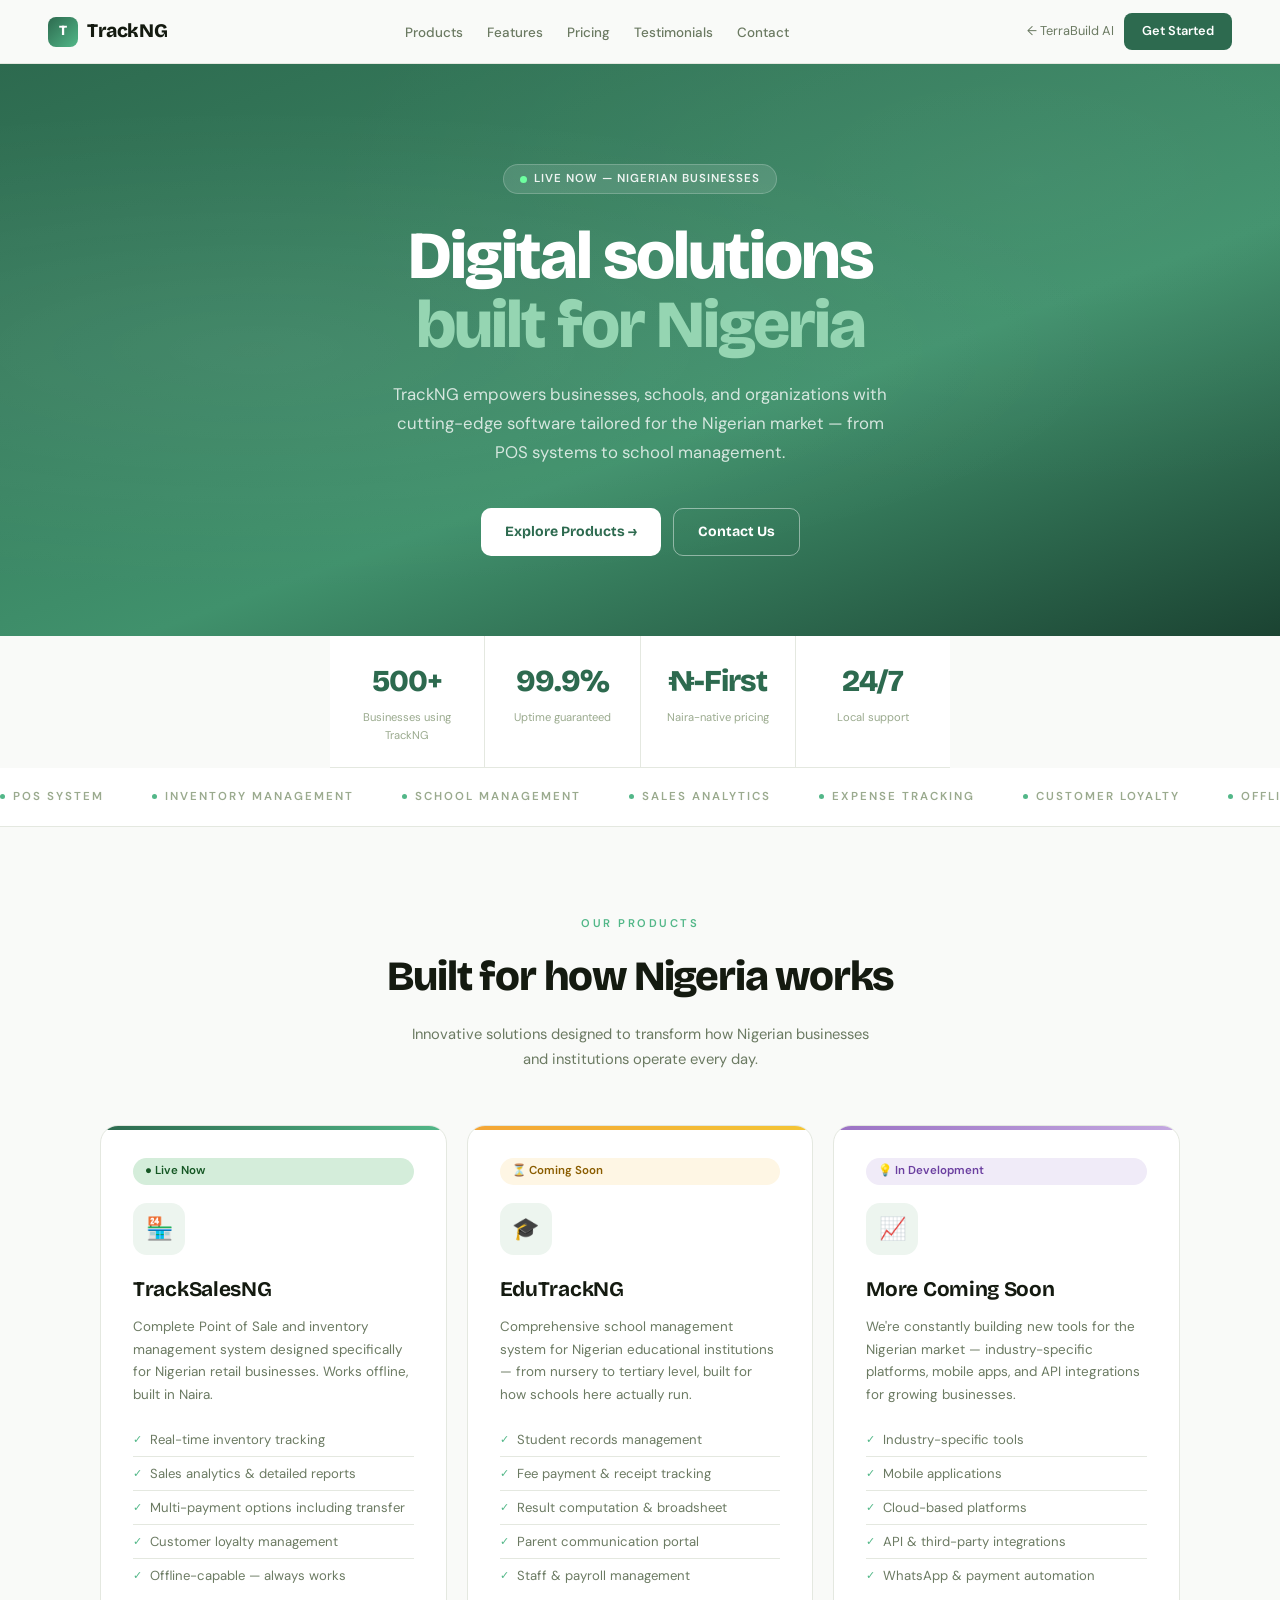
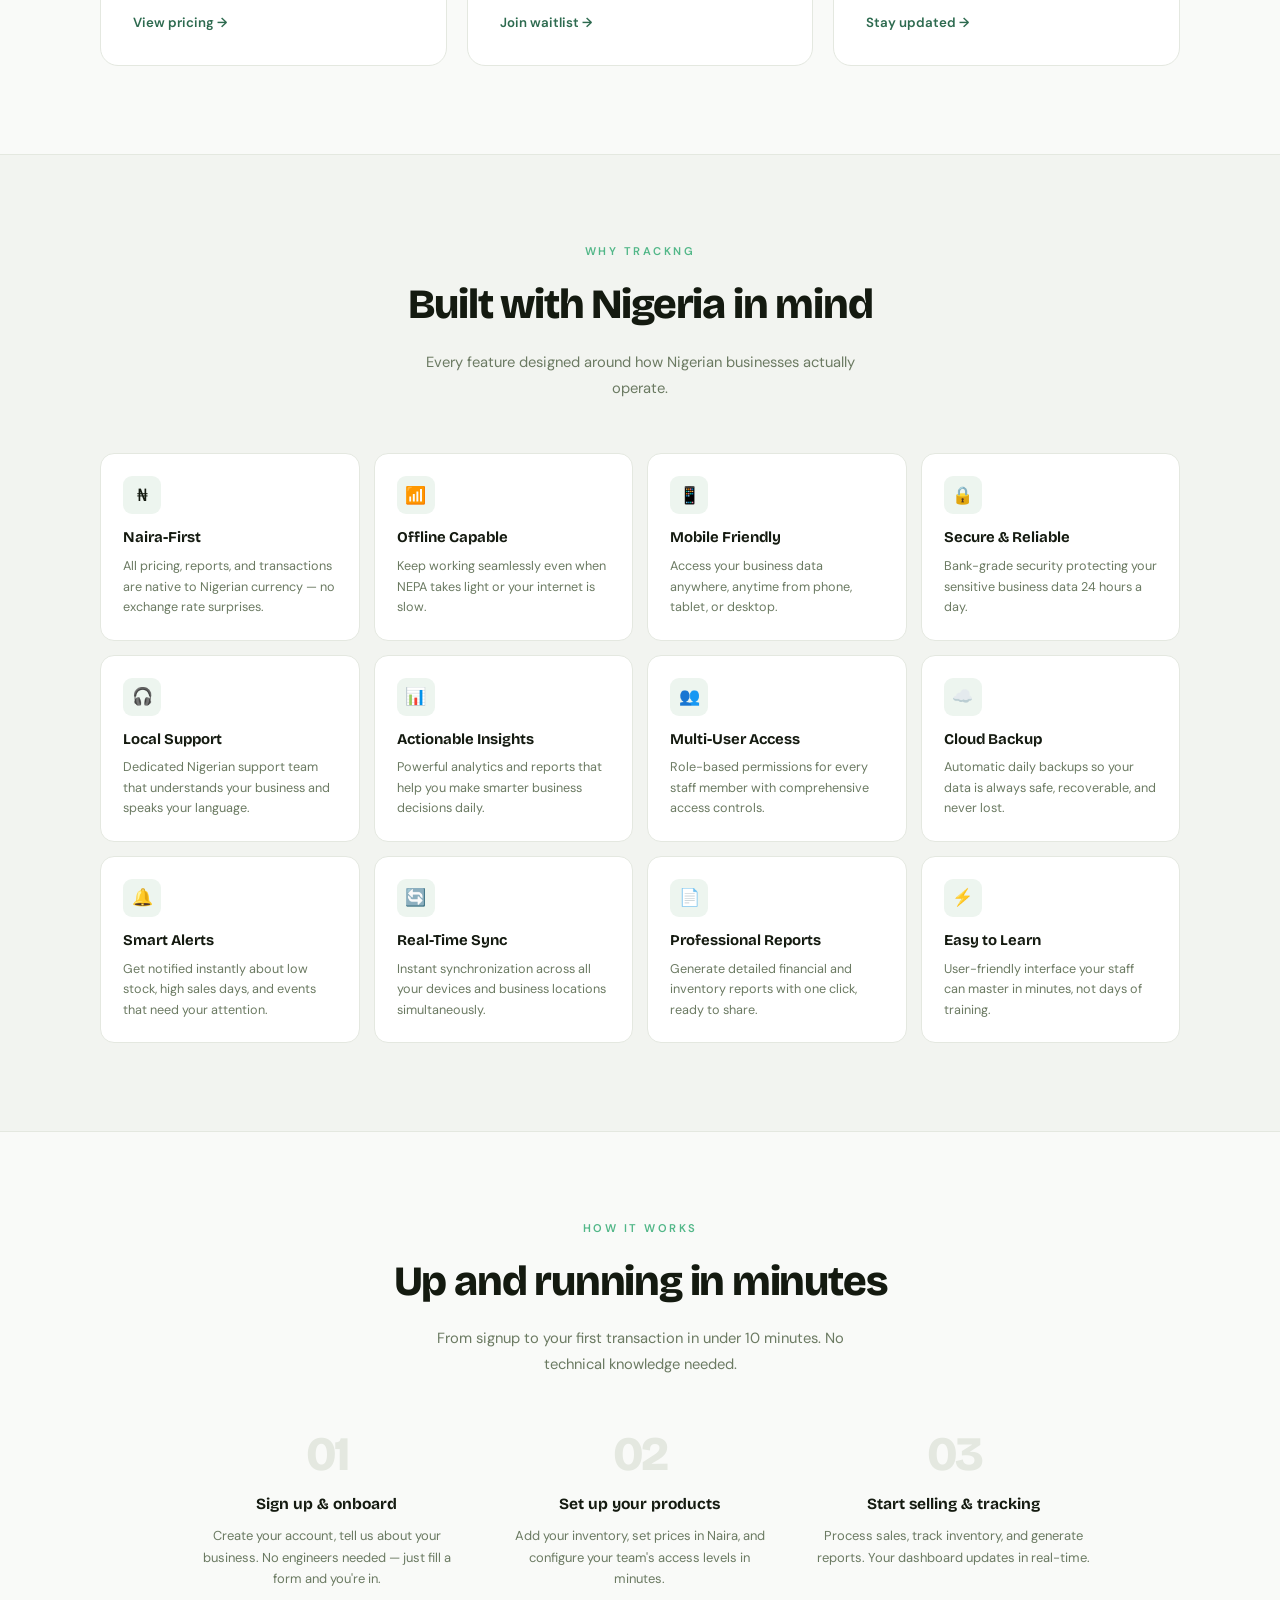
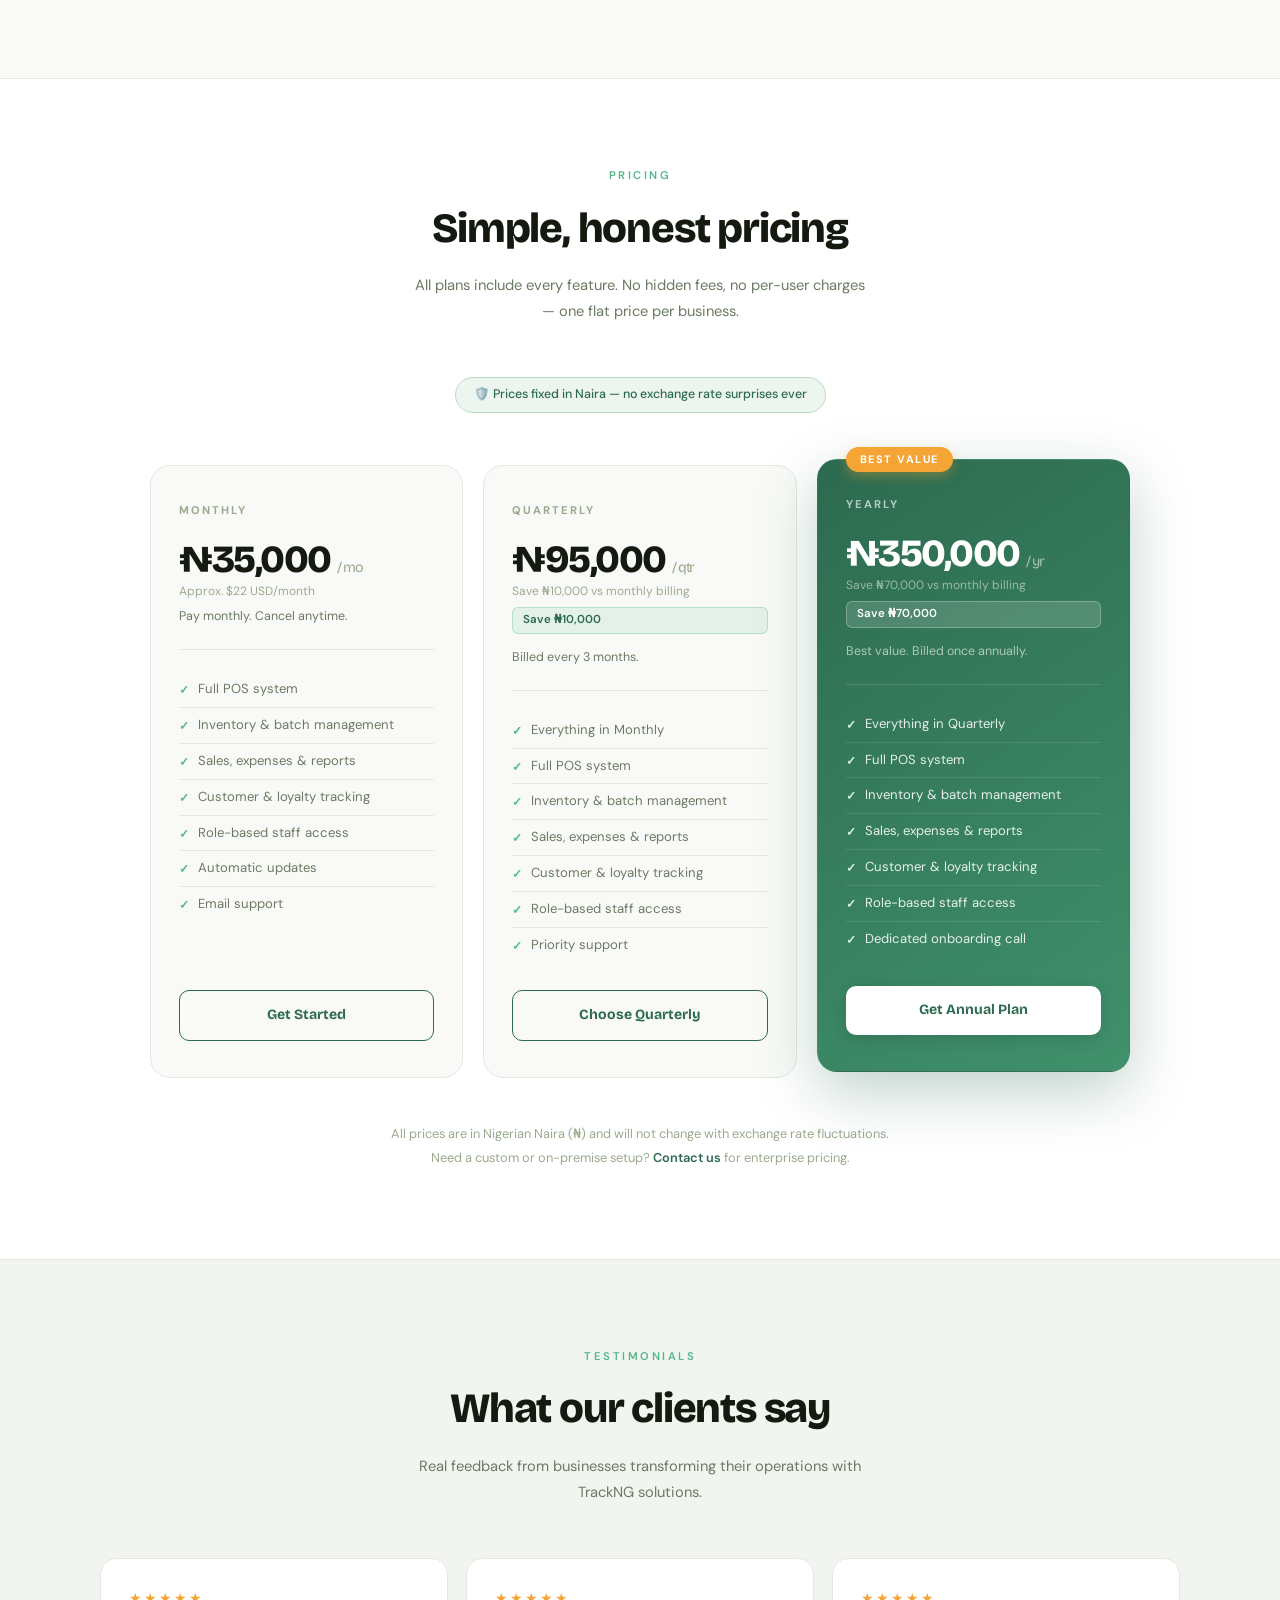
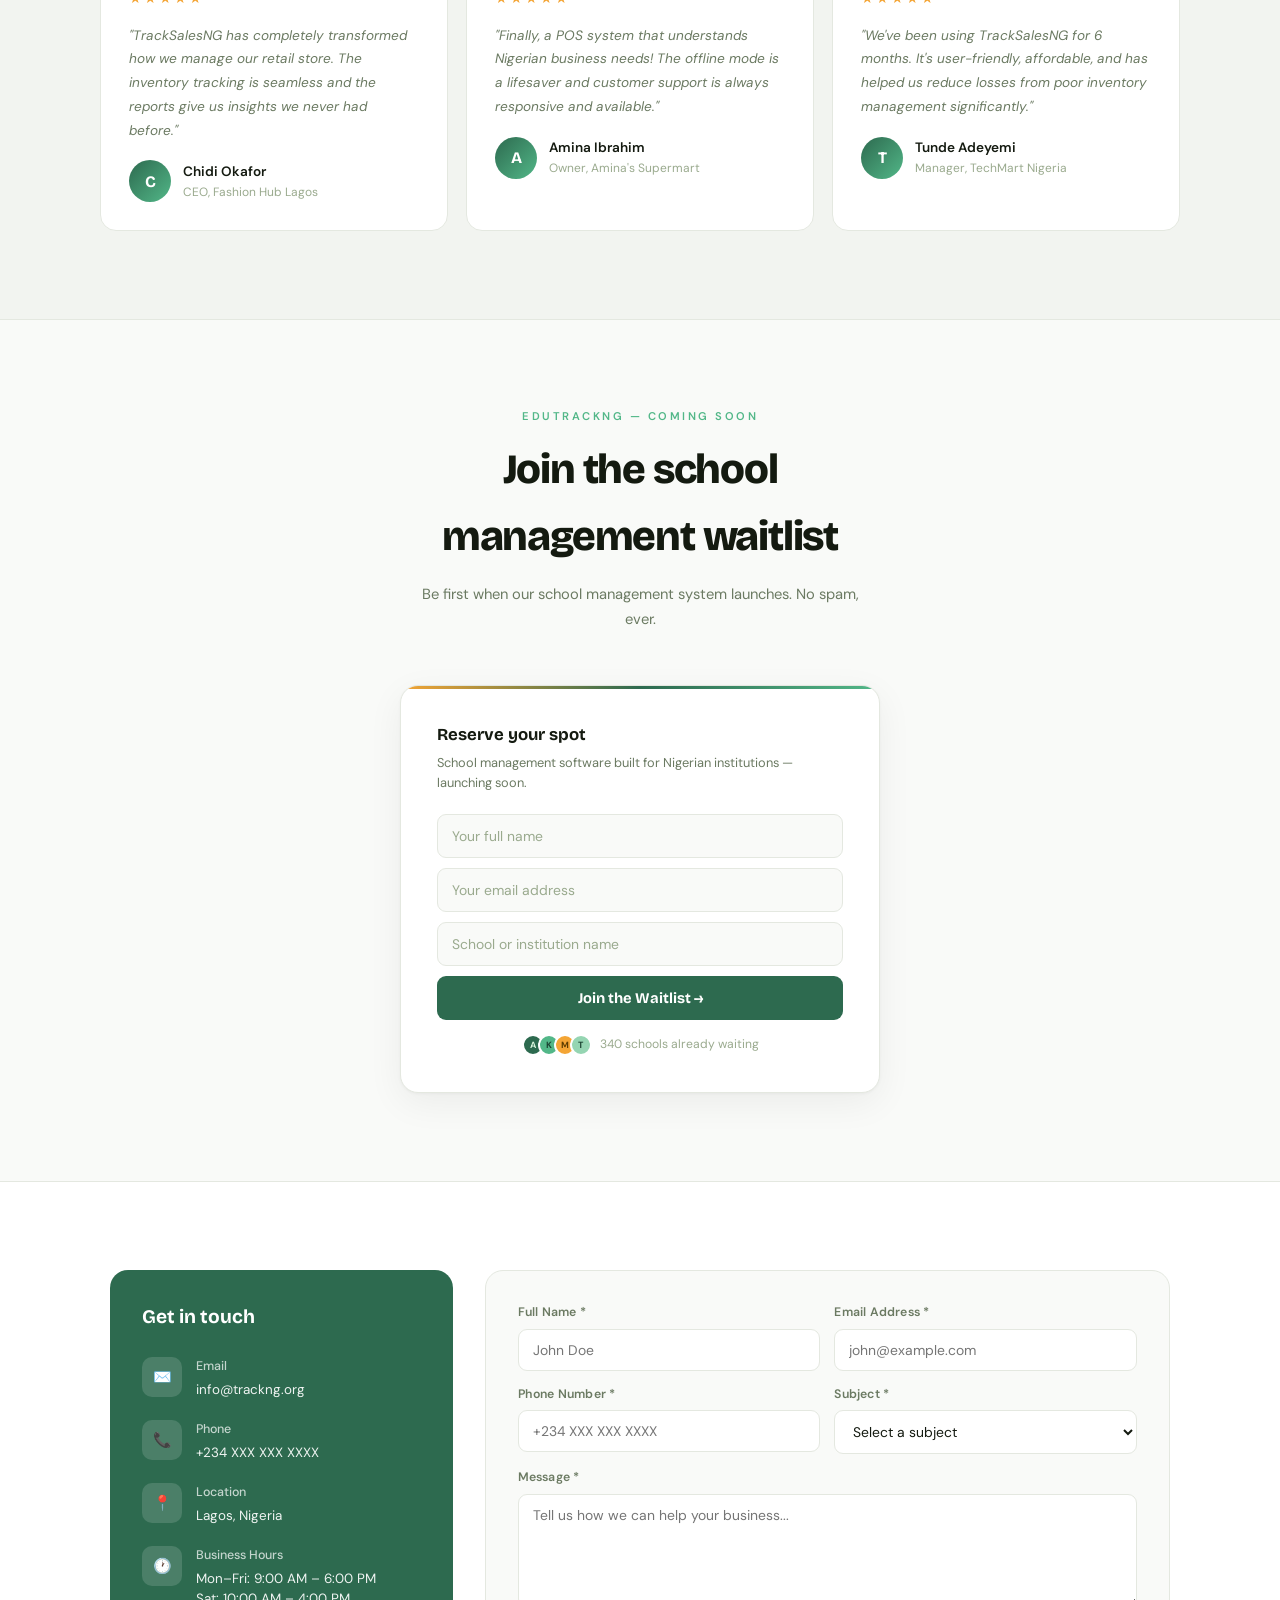
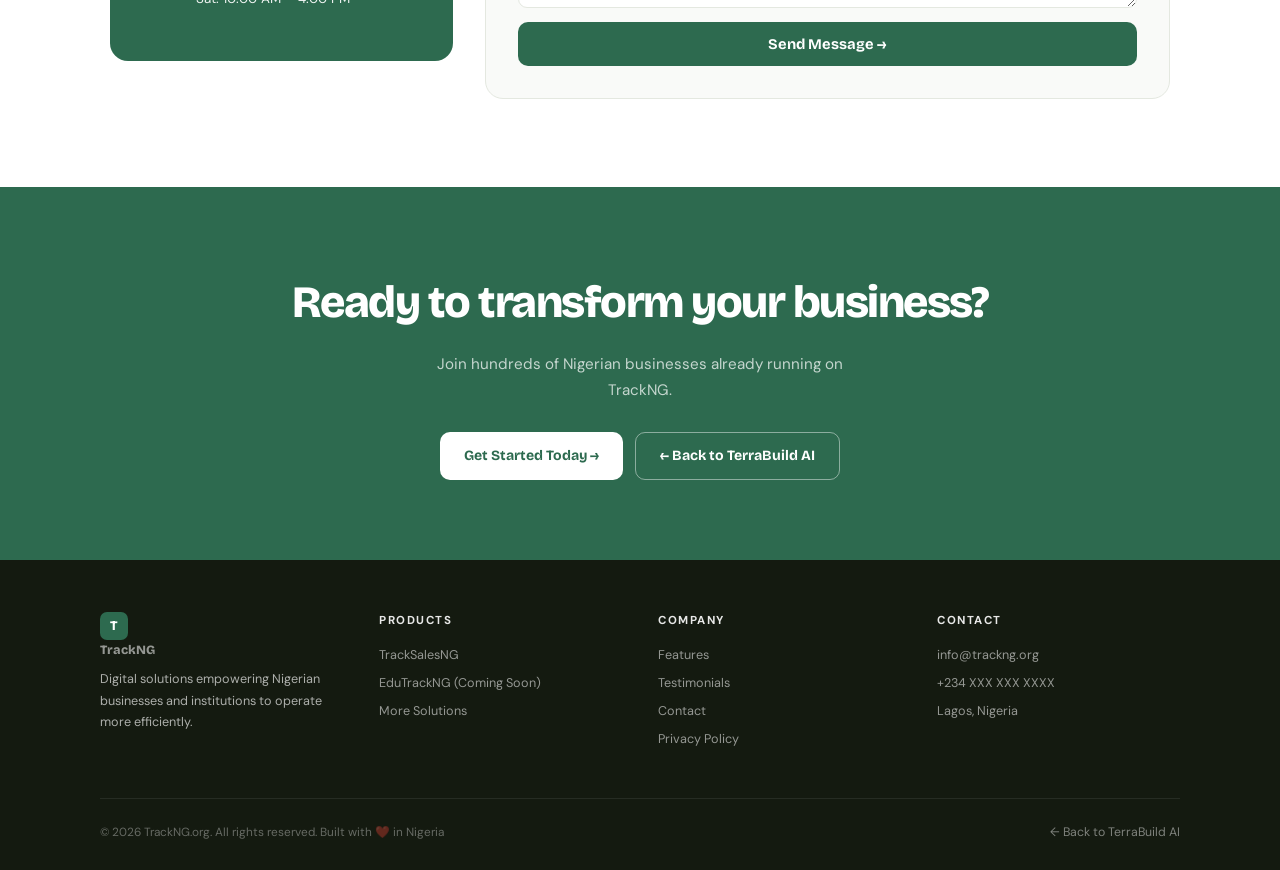
<file: tracksalesng.html>
<!DOCTYPE html>
<html lang="en">
<head>
<meta charset="UTF-8">
<meta name="viewport" content="width=device-width, initial-scale=1.0">
<title>TrackNG — Digital Solutions for Nigerian Businesses</title>
<meta name="description" content="Empowering Nigerian businesses, schools, and organizations with cutting-edge software solutions. TrackSalesNG POS, EduTrackNG, and more.">
<link href="https://fonts.googleapis.com/css2?family=Bricolage+Grotesque:wght@400;500;600;700;800&family=DM+Sans:wght@300;400;500&display=swap" rel="stylesheet">
<style>
*{margin:0;padding:0;box-sizing:border-box}
:root{
  --bg:#f9faf8;--surface:#ffffff;--surface2:#f2f4f0;--border:#e4e8e0;
  --text:#141a10;--muted:#6b7a62;--faint:#9aaa8e;
  --accent:#2d6a4f;--accent-light:#52b788;--accent-bg:#edf5ef;--accent-mid:#40916c;
  --warm:#f4a535;--warm-bg:#fef6e4;
}
html{scroll-behavior:smooth}
body{background:var(--bg);color:var(--text);font-family:'DM Sans',sans-serif;font-weight:400;overflow-x:hidden;line-height:1.6}

/* ── NAV ── */
nav{position:sticky;top:0;z-index:100;background:rgba(249,250,248,0.93);backdrop-filter:blur(18px);border-bottom:1px solid var(--border);padding:0 48px;height:64px;display:flex;align-items:center;justify-content:space-between}
.logo{font-family:'Bricolage Grotesque',sans-serif;font-weight:800;font-size:1.2rem;color:var(--text);display:flex;align-items:center;gap:9px;letter-spacing:-0.4px;text-decoration:none}
.logo-mark{width:30px;height:30px;background:linear-gradient(135deg,var(--accent),var(--accent-light));border-radius:8px;display:flex;align-items:center;justify-content:center;color:#fff;font-size:14px;font-weight:800}
.nav-links{display:flex;align-items:center;gap:24px;list-style:none}
.nav-links a{text-decoration:none;color:var(--muted);font-size:0.84rem;font-weight:500;transition:color .2s}
.nav-links a:hover{color:var(--accent)}
.nav-right{display:flex;align-items:center;gap:10px}
.back-link{color:var(--muted);font-size:0.8rem;text-decoration:none;display:flex;align-items:center;gap:5px;transition:color .2s}
.back-link:hover{color:var(--accent)}
.nav-cta{background:var(--accent);color:#fff;padding:8px 18px;border-radius:8px;font-size:0.8rem;font-weight:600;text-decoration:none;transition:background .2s}
.nav-cta:hover{background:var(--accent-mid)}
.mobile-toggle{display:none;flex-direction:column;gap:5px;cursor:pointer;background:none;border:none;padding:4px}
.mobile-toggle span{width:22px;height:2px;background:var(--accent);border-radius:2px;display:block;transition:all .3s}

/* ── HERO ── */
.hero{background:linear-gradient(160deg,var(--accent) 0%,var(--accent-mid) 60%,#1b4332 100%);padding:100px 32px 80px;text-align:center;position:relative;overflow:hidden}
.hero::before{content:'';position:absolute;inset:0;background:radial-gradient(ellipse at 20% 50%,rgba(255,255,255,0.06) 0%,transparent 60%),radial-gradient(ellipse at 80% 20%,rgba(255,255,255,0.04) 0%,transparent 50%);pointer-events:none}
.hero-inner{max-width:720px;margin:0 auto;position:relative;z-index:1}
.hero-badge{display:inline-flex;align-items:center;gap:7px;background:rgba(255,255,255,0.12);border:1px solid rgba(255,255,255,0.2);color:rgba(255,255,255,0.9);padding:5px 16px;border-radius:999px;font-size:0.72rem;font-weight:600;letter-spacing:1px;text-transform:uppercase;margin-bottom:28px}
.live-dot{width:7px;height:7px;background:#6effa0;border-radius:50%;animation:blink 1.5s infinite}
@keyframes blink{0%,100%{opacity:1}50%{opacity:0.3}}
.hero h1{font-family:'Bricolage Grotesque',sans-serif;font-weight:800;font-size:clamp(2.6rem,6vw,4.2rem);line-height:1.02;letter-spacing:-2px;color:#fff;margin-bottom:20px}
.hero h1 em{font-style:normal;color:#95d5b2}
.hero-sub{font-size:1.05rem;color:rgba(255,255,255,0.78);max-width:500px;margin:0 auto 40px;line-height:1.75}
.hero-btns{display:flex;gap:12px;justify-content:center;flex-wrap:wrap}
.btn{padding:12px 24px;border-radius:10px;font-family:'Bricolage Grotesque',sans-serif;font-weight:700;font-size:0.88rem;text-decoration:none;display:inline-flex;align-items:center;gap:8px;transition:all .2s;cursor:pointer;border:none}
.btn-white{background:#fff;color:var(--accent)}
.btn-white:hover{opacity:.92;transform:translateY(-1px);box-shadow:0 6px 20px rgba(0,0,0,0.15)}
.btn-outline{background:transparent;color:#fff;border:1.5px solid rgba(255,255,255,0.45)}
.btn-outline:hover{background:rgba(255,255,255,0.1);border-color:rgba(255,255,255,0.7)}

/* ── STATS ── */
.stats{display:flex;justify-content:center;max-width:620px;margin:-1px auto 0;background:var(--surface);border-bottom:1px solid var(--border);overflow:hidden}
.stat{flex:1;text-align:center;padding:22px 14px;border-right:1px solid var(--border)}
.stat:last-child{border-right:none}
.stat-n{font-family:'Bricolage Grotesque',sans-serif;font-weight:800;font-size:1.9rem;letter-spacing:-1px;color:var(--accent)}
.stat-l{font-size:0.7rem;color:var(--faint);margin-top:3px}

/* ── MARQUEE ── */
.marquee-wrap{border-bottom:1px solid var(--border);padding:20px 0;overflow:hidden;background:var(--surface)}
.marquee-track{display:flex;gap:48px;animation:marquee 22s linear infinite;white-space:nowrap;align-items:center}
.logo-chip{font-size:0.72rem;font-weight:600;letter-spacing:2px;text-transform:uppercase;color:var(--faint);flex-shrink:0;display:flex;align-items:center;gap:8px}
.lc-dot{width:5px;height:5px;background:var(--accent-light);border-radius:50%}
@keyframes marquee{from{transform:translateX(0)}to{transform:translateX(-50%)}}

/* ── SHARED SECTION STYLES ── */
.section-eyebrow{text-align:center;font-size:0.7rem;font-weight:600;letter-spacing:2.5px;text-transform:uppercase;color:var(--accent-light);margin-bottom:10px}
.section-h{text-align:center;font-family:'Bricolage Grotesque',sans-serif;font-weight:800;font-size:clamp(1.8rem,3.5vw,2.6rem);letter-spacing:-1.2px;color:var(--text);margin-bottom:12px}
.section-p{text-align:center;color:var(--muted);font-size:0.92rem;max-width:460px;margin:0 auto 52px;line-height:1.75}
.reveal{opacity:0;transform:translateY(20px);transition:opacity .5s ease,transform .5s ease}
.reveal.visible{opacity:1;transform:translateY(0)}

/* ── PRODUCTS ── */
.products{padding:88px 32px}
.products-inner{max-width:1080px;margin:0 auto}
.products-grid{display:grid;grid-template-columns:repeat(auto-fit,minmax(300px,1fr));gap:20px}
.product-card{background:var(--surface);border:1px solid var(--border);border-radius:18px;padding:32px;transition:box-shadow .2s,transform .2s,border-color .2s;position:relative;overflow:hidden;display:flex;flex-direction:column}
.product-card::before{content:'';position:absolute;top:0;left:0;right:0;height:4px;background:linear-gradient(90deg,var(--accent),var(--accent-light))}
.product-card.coming::before{background:linear-gradient(90deg,var(--warm),#f4c535)}
.product-card.dev::before{background:linear-gradient(90deg,#9b72c4,#c4a8e0)}
.product-card:hover{box-shadow:0 8px 32px rgba(45,106,79,0.1);transform:translateY(-4px);border-color:#b7ddc8}
.status-badge{display:inline-flex;align-items:center;gap:6px;font-size:0.72rem;font-weight:600;padding:4px 12px;border-radius:999px;margin-bottom:18px}
.status-live{background:#d4edda;color:#155724}
.status-coming{background:var(--warm-bg);color:#8a5d00}
.status-dev{background:#f0ebf8;color:#6b3fa0}
.product-icon{width:52px;height:52px;background:var(--accent-bg);border-radius:14px;display:flex;align-items:center;justify-content:center;font-size:22px;margin-bottom:18px}
.product-card h3{font-family:'Bricolage Grotesque',sans-serif;font-weight:700;font-size:1.3rem;color:var(--text);margin-bottom:10px;letter-spacing:-0.3px}
.product-card p{font-size:0.84rem;color:var(--muted);line-height:1.7;margin-bottom:16px;flex-grow:1}
.product-features{list-style:none;margin-bottom:20px}
.product-features li{font-size:0.82rem;color:var(--muted);padding:6px 0;display:flex;align-items:center;gap:8px;border-bottom:1px solid var(--border)}
.product-features li:last-child{border-bottom:none}
.pf-check{color:var(--accent-light);font-size:11px;flex-shrink:0}
.product-link{display:inline-flex;align-items:center;gap:6px;color:var(--accent);text-decoration:none;font-size:0.83rem;font-weight:600;transition:gap .15s;margin-top:auto}
.product-link:hover{gap:10px}

/* ── FEATURES ── */
.features-sec{padding:88px 32px;background:var(--surface2);border-top:1px solid var(--border)}
.features-inner{max-width:1080px;margin:0 auto}
.features-grid{display:grid;grid-template-columns:repeat(auto-fit,minmax(220px,1fr));gap:14px}
.feat-card{background:var(--surface);border:1px solid var(--border);border-radius:14px;padding:22px;transition:box-shadow .2s,transform .2s,border-color .2s}
.feat-card:hover{box-shadow:0 4px 20px rgba(45,106,79,0.07);transform:translateY(-3px);border-color:#b7ddc8}
.feat-icon{width:38px;height:38px;border-radius:9px;background:var(--accent-bg);display:flex;align-items:center;justify-content:center;font-size:17px;margin-bottom:12px}
.feat-card h3{font-family:'Bricolage Grotesque',sans-serif;font-weight:700;font-size:0.93rem;color:var(--text);margin-bottom:6px}
.feat-card p{font-size:0.79rem;color:var(--muted);line-height:1.62}

/* ── HOW ── */
.how{padding:88px 32px;background:var(--bg);border-top:1px solid var(--border)}
.how-inner{max-width:900px;margin:0 auto}
.steps-grid{display:grid;grid-template-columns:repeat(auto-fit,minmax(220px,1fr));gap:40px;margin-top:52px}
.step{text-align:center}
.step-num{font-family:'Bricolage Grotesque',sans-serif;font-weight:800;font-size:3rem;color:var(--border);letter-spacing:-3px;margin-bottom:14px;line-height:1}
.step h4{font-family:'Bricolage Grotesque',sans-serif;font-weight:700;font-size:0.97rem;color:var(--text);margin-bottom:8px}
.step p{font-size:0.81rem;color:var(--muted);line-height:1.68}

/* ── PRICING ── */
.pricing{padding:88px 32px;background:var(--surface);border-top:1px solid var(--border)}
.pricing-inner{max-width:1080px;margin:0 auto}
.rate-note{display:inline-flex;align-items:center;gap:8px;background:var(--accent-bg);border:1px solid #b7ddc8;border-radius:999px;padding:7px 18px;font-size:0.78rem;color:var(--accent);font-weight:500;margin-bottom:52px}
.pricing-grid{display:grid;grid-template-columns:repeat(auto-fit,minmax(290px,1fr));gap:20px;max-width:980px;margin:0 auto}
.price-card{background:var(--bg);border:1.5px solid var(--border);border-radius:20px;padding:36px 28px;display:flex;flex-direction:column;transition:all .25s;position:relative}
.price-card:hover{border-color:var(--accent-light);transform:translateY(-4px);box-shadow:0 12px 40px rgba(45,106,79,0.1)}
.price-card.featured{background:linear-gradient(145deg,var(--accent),var(--accent-mid));border-color:transparent;box-shadow:0 20px 60px rgba(45,106,79,0.3);transform:translateY(-6px)}
.price-card.featured:hover{transform:translateY(-10px);box-shadow:0 28px 70px rgba(45,106,79,0.4)}
.best-badge{position:absolute;top:-13px;left:28px;background:var(--warm);color:#fff;padding:4px 14px;border-radius:20px;font-size:0.68rem;font-weight:700;letter-spacing:1.5px;text-transform:uppercase;box-shadow:0 4px 12px rgba(244,165,53,0.35)}
.plan-name{font-size:0.7rem;font-weight:700;color:var(--faint);text-transform:uppercase;letter-spacing:2px;margin-bottom:20px}
.featured .plan-name{color:rgba(255,255,255,0.65)}
.plan-price{font-family:'Bricolage Grotesque',sans-serif;font-weight:800;font-size:2.4rem;letter-spacing:-1.5px;color:var(--text);line-height:1;margin-bottom:4px}
.featured .plan-price{color:#fff}
.plan-period{font-size:0.9rem;font-weight:400;color:var(--faint)}
.featured .plan-period{color:rgba(255,255,255,0.55)}
.plan-usd{font-size:0.75rem;color:var(--faint);margin-bottom:6px;display:block}
.featured .plan-usd{color:rgba(255,255,255,0.5)}
.savings-tag{display:inline-block;background:rgba(82,183,136,0.12);color:var(--accent);border:1px solid rgba(82,183,136,0.3);border-radius:6px;font-size:0.72rem;font-weight:600;padding:3px 10px;margin-bottom:14px}
.featured .savings-tag{background:rgba(255,255,255,0.15);color:#fff;border-color:rgba(255,255,255,0.25)}
.billing-note{font-size:0.78rem;color:var(--muted);margin-bottom:22px;padding-bottom:22px;border-bottom:1px solid var(--border)}
.featured .billing-note{color:rgba(255,255,255,0.6);border-bottom-color:rgba(255,255,255,0.15)}
.plan-features{list-style:none;flex-grow:1;margin-bottom:28px}
.plan-features li{font-size:0.82rem;color:var(--muted);padding:8px 0;display:flex;align-items:flex-start;gap:9px;border-bottom:1px solid var(--border);line-height:1.4}
.plan-features li:last-child{border-bottom:none}
.featured .plan-features li{color:rgba(255,255,255,0.88);border-bottom-color:rgba(255,255,255,0.1)}
.chk{color:var(--accent-light);font-size:12px;margin-top:2px;flex-shrink:0;font-weight:700}
.featured .chk{color:#d8f3dc}
.plan-btn{text-align:center;padding:13px;border-radius:10px;font-family:'Bricolage Grotesque',sans-serif;font-weight:700;font-size:0.88rem;text-decoration:none;transition:all .2s;display:block;cursor:pointer;border:none}
.plan-btn.outline{color:var(--accent);border:1.5px solid var(--accent);background:transparent}
.plan-btn.outline:hover{background:var(--accent);color:#fff;box-shadow:0 6px 20px rgba(45,106,79,0.25)}
.plan-btn.solid{color:var(--accent);background:#fff;box-shadow:0 4px 16px rgba(0,0,0,0.12)}
.plan-btn.solid:hover{box-shadow:0 8px 28px rgba(0,0,0,0.18);transform:translateY(-1px)}
.pricing-note{text-align:center;margin-top:44px;font-size:0.8rem;color:var(--faint);line-height:1.9}
.pricing-note a{color:var(--accent);text-decoration:none;font-weight:600}
.pricing-note a:hover{text-decoration:underline}

/* ── TESTIMONIALS ── */
.testimonials{padding:88px 32px;background:var(--surface2);border-top:1px solid var(--border)}
.testimonials-inner{max-width:1080px;margin:0 auto}
.testi-grid{display:grid;grid-template-columns:repeat(auto-fit,minmax(300px,1fr));gap:18px}
.testi-card{background:var(--surface);border:1px solid var(--border);border-radius:16px;padding:28px;transition:box-shadow .2s,transform .2s}
.testi-card:hover{box-shadow:0 6px 24px rgba(45,106,79,0.07);transform:translateY(-3px)}
.rating{color:var(--warm);font-size:0.9rem;margin-bottom:14px;letter-spacing:2px}
.testi-text{font-size:0.85rem;color:var(--muted);line-height:1.75;font-style:italic;margin-bottom:18px}
.testi-author{display:flex;align-items:center;gap:12px}
.author-av{width:42px;height:42px;background:linear-gradient(135deg,var(--accent),var(--accent-light));border-radius:50%;display:flex;align-items:center;justify-content:center;color:#fff;font-size:16px;font-weight:700;font-family:'Bricolage Grotesque',sans-serif;flex-shrink:0}
.author-name{font-size:0.85rem;font-weight:600;color:var(--text)}
.author-role{font-size:0.75rem;color:var(--faint)}

/* ── WAITLIST ── */
.waitlist-sec{padding:88px 32px;background:var(--bg);border-top:1px solid var(--border)}
.waitlist-inner{max-width:480px;margin:0 auto}
.wl-card{background:var(--surface);border:1px solid var(--border);border-radius:18px;padding:36px;box-shadow:0 1px 3px rgba(0,0,0,0.04),0 10px 36px rgba(0,0,0,0.06);position:relative;overflow:hidden}
.wl-card::before{content:'';position:absolute;top:0;left:0;right:0;height:3px;background:linear-gradient(90deg,var(--warm),var(--accent),var(--accent-light))}
.wl-title{font-family:'Bricolage Grotesque',sans-serif;font-weight:700;font-size:1.05rem;color:var(--text);margin-bottom:4px}
.wl-sub{font-size:0.8rem;color:var(--muted);margin-bottom:20px}
.wl-input{width:100%;background:var(--bg);border:1px solid var(--border);border-radius:9px;padding:12px 14px;font-family:'DM Sans',sans-serif;font-size:0.87rem;color:var(--text);outline:none;transition:border-color .2s,box-shadow .2s;margin-bottom:10px;display:block}
.wl-input:focus{border-color:var(--accent-light);box-shadow:0 0 0 3px rgba(82,183,136,0.14)}
.wl-input::placeholder{color:var(--faint)}
.wl-btn{width:100%;background:var(--accent);color:#fff;border:none;border-radius:9px;padding:13px;font-family:'Bricolage Grotesque',sans-serif;font-weight:700;font-size:0.92rem;cursor:pointer;transition:background .2s,transform .15s}
.wl-btn:hover{background:var(--accent-mid);transform:translateY(-1px)}
.wl-proof{margin-top:14px;display:flex;align-items:center;justify-content:center;gap:8px;font-size:0.76rem;color:var(--faint)}
.avs{display:flex}
.av{width:22px;height:22px;border-radius:50%;border:2px solid var(--surface);font-size:9px;display:flex;align-items:center;justify-content:center;font-weight:700;margin-left:-6px}
.av:first-child{margin-left:0}
.av1{background:var(--accent);color:#d8f3dc}.av2{background:var(--accent-light);color:#1b4332}.av3{background:var(--warm);color:#5c3d02}.av4{background:#95d5b2;color:#1b4332}
.wl-success{display:none;text-align:center;padding:10px 0;animation:fadeUp .4s ease both}
.success-icon{font-size:2.2rem;margin-bottom:12px}
.wl-success h3{font-family:'Bricolage Grotesque',sans-serif;font-weight:700;color:var(--accent);margin-bottom:7px}
.wl-success p{font-size:0.83rem;color:var(--muted);line-height:1.65}
@keyframes fadeUp{from{opacity:0;transform:translateY(12px)}to{opacity:1;transform:translateY(0)}}

/* ── CONTACT ── */
.contact{padding:88px 32px;background:var(--surface);border-top:1px solid var(--border)}
.contact-inner{max-width:1060px;margin:0 auto;display:grid;grid-template-columns:1fr 2fr;gap:32px;align-items:start}
.contact-info{background:var(--accent);padding:32px;border-radius:18px;color:#fff}
.contact-info h3{font-family:'Bricolage Grotesque',sans-serif;font-weight:700;font-size:1.2rem;margin-bottom:24px}
.c-item{display:flex;gap:14px;margin-bottom:20px;align-items:flex-start}
.c-icon{width:40px;height:40px;background:rgba(255,255,255,0.14);border-radius:10px;display:flex;align-items:center;justify-content:center;font-size:15px;flex-shrink:0}
.c-item h4{font-size:0.78rem;opacity:.72;margin-bottom:3px;font-weight:500}
.c-item p{font-size:0.84rem;line-height:1.5;opacity:.92}
.contact-form{background:var(--bg);border:1px solid var(--border);border-radius:18px;padding:32px}
.form-row{display:grid;grid-template-columns:1fr 1fr;gap:14px;margin-bottom:14px}
.form-group{display:flex;flex-direction:column}
.form-group label{font-size:0.77rem;font-weight:600;color:var(--muted);margin-bottom:6px;letter-spacing:.2px}
.form-group input,.form-group select,.form-group textarea{padding:11px 14px;border:1px solid var(--border);border-radius:9px;font-size:0.87rem;color:var(--text);background:var(--surface);font-family:'DM Sans',sans-serif;transition:border-color .2s,box-shadow .2s;outline:none}
.form-group input:focus,.form-group select:focus,.form-group textarea:focus{border-color:var(--accent-light);box-shadow:0 0 0 3px rgba(82,183,136,0.12)}
.form-group textarea{resize:vertical}
.submit-btn{margin-top:14px;width:100%;padding:13px;border-radius:10px;background:var(--accent);color:#fff;border:none;font-family:'Bricolage Grotesque',sans-serif;font-weight:700;font-size:0.92rem;cursor:pointer;transition:background .2s,transform .15s}
.submit-btn:hover{background:var(--accent-mid);transform:translateY(-1px)}

/* ── CTA BAND ── */
.cta-band{background:var(--accent);padding:80px 32px;text-align:center}
.cta-band h2{font-family:'Bricolage Grotesque',sans-serif;font-weight:800;font-size:clamp(1.9rem,4vw,2.8rem);color:#fff;letter-spacing:-1.5px;margin-bottom:12px}
.cta-band p{color:rgba(255,255,255,0.72);font-size:0.95rem;max-width:420px;margin:0 auto 28px;line-height:1.75}
.cta-btn-row{display:flex;gap:12px;justify-content:center;flex-wrap:wrap}
.btn{padding:12px 24px;border-radius:10px;font-family:'Bricolage Grotesque',sans-serif;font-weight:700;font-size:0.88rem;text-decoration:none;display:inline-flex;align-items:center;gap:8px;transition:all .2s;cursor:pointer;border:none}
.btn-white{background:#fff;color:var(--accent)}
.btn-white:hover{opacity:.92;transform:translateY(-1px)}
.btn-outline{background:transparent;color:#fff;border:1.5px solid rgba(255,255,255,0.45)}
.btn-outline:hover{background:rgba(255,255,255,0.1);border-color:rgba(255,255,255,0.7)}

/* ── FOOTER ── */
footer{background:var(--text);color:rgba(255,255,255,0.65);padding:52px 48px 28px}
.footer-grid{max-width:1080px;margin:0 auto;display:grid;grid-template-columns:repeat(auto-fit,minmax(180px,1fr));gap:36px;margin-bottom:40px}
.footer-brand{font-family:'Bricolage Grotesque',sans-serif;font-weight:800;font-size:1.1rem;color:#fff;display:flex;align-items:center;gap:8px;margin-bottom:10px;text-decoration:none}
.ft-logo-mark{width:28px;height:28px;background:var(--accent);border-radius:7px;display:flex;align-items:center;justify-content:center;color:#fff;font-size:13px;font-weight:800}
.footer-grid p{font-size:0.79rem;line-height:1.7;margin-top:8px}
.footer-grid h4{font-size:0.72rem;font-weight:700;color:rgba(255,255,255,0.9);letter-spacing:1.5px;text-transform:uppercase;margin-bottom:14px}
.footer-grid a{display:block;font-size:0.79rem;color:rgba(255,255,255,0.55);text-decoration:none;margin-bottom:8px;transition:color .2s}
.footer-grid a:hover{color:#fff}
.footer-bottom{max-width:1080px;margin:0 auto;padding-top:24px;border-top:1px solid rgba(255,255,255,0.08);display:flex;justify-content:space-between;flex-wrap:wrap;gap:12px;font-size:0.74rem;color:rgba(255,255,255,0.35)}

/* ── BACK TO TOP ── */
.back-to-terra{display:inline-flex;align-items:center;gap:7px;color:rgba(255,255,255,0.45);font-size:0.77rem;text-decoration:none;transition:color .2s}
.back-to-terra:hover{color:var(--accent-light)}

/* ── RESPONSIVE ── */
@media(max-width:900px){
  nav{padding:0 20px}
  .nav-links{display:none}
  .mobile-toggle{display:flex}
  .nav-links.open{display:flex;flex-direction:column;position:absolute;top:64px;left:0;right:0;background:var(--surface);border-bottom:1px solid var(--border);padding:20px 24px;gap:16px;box-shadow:0 8px 24px rgba(0,0,0,0.08)}
  .contact-inner{grid-template-columns:1fr}
  .form-row{grid-template-columns:1fr}
  footer{padding:40px 20px 24px}
  .footer-bottom{flex-direction:column;text-align:center}
}
@media(max-width:600px){
  .stats{flex-wrap:wrap}
  .stat{min-width:50%;border-bottom:1px solid var(--border)}
  .hero{padding:72px 20px 60px}
}
</style>
</head>
<body>

<!-- NAV -->
<nav id="navbar">
  <a class="logo" href="tracksalesng.html">
    <div class="logo-mark">T</div>
    TrackNG
  </a>
  <ul class="nav-links" id="navLinks">
    <li><a href="#products">Products</a></li>
    <li><a href="#features">Features</a></li>
    <li><a href="#pricing">Pricing</a></li>
    <li><a href="#testimonials">Testimonials</a></li>
    <li><a href="#contact">Contact</a></li>
  </ul>
  <div class="nav-right">
    <a href="home.html" class="back-link">← TerraBuild AI</a>
    <a href="#contact" class="nav-cta">Get Started</a>
    <button class="mobile-toggle" id="mobileToggle" aria-label="Toggle menu">
      <span></span><span></span><span></span>
    </button>
  </div>
</nav>

<!-- HERO -->
<section class="hero">
  <div class="hero-inner">
    <div class="hero-badge">
      <span class="live-dot"></span>
      Live Now — Nigerian Businesses
    </div>
    <h1>Digital solutions<br><em>built for Nigeria</em></h1>
    <p class="hero-sub">TrackNG empowers businesses, schools, and organizations with cutting-edge software tailored for the Nigerian market — from POS systems to school management.</p>
    <div class="hero-btns">
      <a href="#products" class="btn btn-white">Explore Products →</a>
      <a href="#contact" class="btn btn-outline">Contact Us</a>
    </div>
  </div>
</section>

<!-- STATS -->
<div class="stats">
  <div class="stat"><div class="stat-n">500+</div><div class="stat-l">Businesses using TrackNG</div></div>
  <div class="stat"><div class="stat-n">99.9%</div><div class="stat-l">Uptime guaranteed</div></div>
  <div class="stat"><div class="stat-n">₦-First</div><div class="stat-l">Naira-native pricing</div></div>
  <div class="stat"><div class="stat-n">24/7</div><div class="stat-l">Local support</div></div>
</div>

<!-- MARQUEE -->
<div class="marquee-wrap">
  <div class="marquee-track">
    <div class="logo-chip"><span class="lc-dot"></span>POS System</div>
    <div class="logo-chip"><span class="lc-dot"></span>Inventory Management</div>
    <div class="logo-chip"><span class="lc-dot"></span>School Management</div>
    <div class="logo-chip"><span class="lc-dot"></span>Sales Analytics</div>
    <div class="logo-chip"><span class="lc-dot"></span>Expense Tracking</div>
    <div class="logo-chip"><span class="lc-dot"></span>Customer Loyalty</div>
    <div class="logo-chip"><span class="lc-dot"></span>Offline Mode</div>
    <div class="logo-chip"><span class="lc-dot"></span>Cloud Backup</div>
    <div class="logo-chip"><span class="lc-dot"></span>Multi-User Access</div>
    <div class="logo-chip"><span class="lc-dot"></span>Professional Reports</div>
    <div class="logo-chip"><span class="lc-dot"></span>POS System</div>
    <div class="logo-chip"><span class="lc-dot"></span>Inventory Management</div>
    <div class="logo-chip"><span class="lc-dot"></span>School Management</div>
    <div class="logo-chip"><span class="lc-dot"></span>Sales Analytics</div>
    <div class="logo-chip"><span class="lc-dot"></span>Expense Tracking</div>
    <div class="logo-chip"><span class="lc-dot"></span>Customer Loyalty</div>
    <div class="logo-chip"><span class="lc-dot"></span>Offline Mode</div>
    <div class="logo-chip"><span class="lc-dot"></span>Cloud Backup</div>
    <div class="logo-chip"><span class="lc-dot"></span>Multi-User Access</div>
    <div class="logo-chip"><span class="lc-dot"></span>Professional Reports</div>
  </div>
</div>

<!-- PRODUCTS -->
<section class="products" id="products">
  <div class="products-inner">
    <div class="section-eyebrow reveal">Our products</div>
    <div class="section-h reveal">Built for how Nigeria works</div>
    <div class="section-p reveal">Innovative solutions designed to transform how Nigerian businesses and institutions operate every day.</div>
    <div class="products-grid">
      <div class="product-card reveal">
        <span class="status-badge status-live">● Live Now</span>
        <div class="product-icon">🏪</div>
        <h3>TrackSalesNG</h3>
        <p>Complete Point of Sale and inventory management system designed specifically for Nigerian retail businesses. Works offline, built in Naira.</p>
        <ul class="product-features">
          <li><span class="pf-check">✓</span>Real-time inventory tracking</li>
          <li><span class="pf-check">✓</span>Sales analytics & detailed reports</li>
          <li><span class="pf-check">✓</span>Multi-payment options including transfer</li>
          <li><span class="pf-check">✓</span>Customer loyalty management</li>
          <li><span class="pf-check">✓</span>Offline-capable — always works</li>
        </ul>
        <a href="#pricing" class="product-link">View pricing →</a>
      </div>
      <div class="product-card coming reveal">
        <span class="status-badge status-coming">⏳ Coming Soon</span>
        <div class="product-icon">🎓</div>
        <h3>EduTrackNG</h3>
        <p>Comprehensive school management system for Nigerian educational institutions — from nursery to tertiary level, built for how schools here actually run.</p>
        <ul class="product-features">
          <li><span class="pf-check">✓</span>Student records management</li>
          <li><span class="pf-check">✓</span>Fee payment & receipt tracking</li>
          <li><span class="pf-check">✓</span>Result computation & broadsheet</li>
          <li><span class="pf-check">✓</span>Parent communication portal</li>
          <li><span class="pf-check">✓</span>Staff & payroll management</li>
        </ul>
        <a href="#waitlist" class="product-link">Join waitlist →</a>
      </div>
      <div class="product-card dev reveal">
        <span class="status-badge status-dev">💡 In Development</span>
        <div class="product-icon">📈</div>
        <h3>More Coming Soon</h3>
        <p>We're constantly building new tools for the Nigerian market — industry-specific platforms, mobile apps, and API integrations for growing businesses.</p>
        <ul class="product-features">
          <li><span class="pf-check">✓</span>Industry-specific tools</li>
          <li><span class="pf-check">✓</span>Mobile applications</li>
          <li><span class="pf-check">✓</span>Cloud-based platforms</li>
          <li><span class="pf-check">✓</span>API & third-party integrations</li>
          <li><span class="pf-check">✓</span>WhatsApp & payment automation</li>
        </ul>
        <a href="#contact" class="product-link">Stay updated →</a>
      </div>
    </div>
  </div>
</section>

<!-- FEATURES -->
<section class="features-sec" id="features">
  <div class="features-inner">
    <div class="section-eyebrow reveal">Why TrackNG</div>
    <div class="section-h reveal">Built with Nigeria in mind</div>
    <div class="section-p reveal">Every feature designed around how Nigerian businesses actually operate.</div>
    <div class="features-grid">
      <div class="feat-card reveal"><div class="feat-icon">₦</div><h3>Naira-First</h3><p>All pricing, reports, and transactions are native to Nigerian currency — no exchange rate surprises.</p></div>
      <div class="feat-card reveal"><div class="feat-icon">📶</div><h3>Offline Capable</h3><p>Keep working seamlessly even when NEPA takes light or your internet is slow.</p></div>
      <div class="feat-card reveal"><div class="feat-icon">📱</div><h3>Mobile Friendly</h3><p>Access your business data anywhere, anytime from phone, tablet, or desktop.</p></div>
      <div class="feat-card reveal"><div class="feat-icon">🔒</div><h3>Secure & Reliable</h3><p>Bank-grade security protecting your sensitive business data 24 hours a day.</p></div>
      <div class="feat-card reveal"><div class="feat-icon">🎧</div><h3>Local Support</h3><p>Dedicated Nigerian support team that understands your business and speaks your language.</p></div>
      <div class="feat-card reveal"><div class="feat-icon">📊</div><h3>Actionable Insights</h3><p>Powerful analytics and reports that help you make smarter business decisions daily.</p></div>
      <div class="feat-card reveal"><div class="feat-icon">👥</div><h3>Multi-User Access</h3><p>Role-based permissions for every staff member with comprehensive access controls.</p></div>
      <div class="feat-card reveal"><div class="feat-icon">☁️</div><h3>Cloud Backup</h3><p>Automatic daily backups so your data is always safe, recoverable, and never lost.</p></div>
      <div class="feat-card reveal"><div class="feat-icon">🔔</div><h3>Smart Alerts</h3><p>Get notified instantly about low stock, high sales days, and events that need your attention.</p></div>
      <div class="feat-card reveal"><div class="feat-icon">🔄</div><h3>Real-Time Sync</h3><p>Instant synchronization across all your devices and business locations simultaneously.</p></div>
      <div class="feat-card reveal"><div class="feat-icon">📄</div><h3>Professional Reports</h3><p>Generate detailed financial and inventory reports with one click, ready to share.</p></div>
      <div class="feat-card reveal"><div class="feat-icon">⚡</div><h3>Easy to Learn</h3><p>User-friendly interface your staff can master in minutes, not days of training.</p></div>
    </div>
  </div>
</section>

<!-- HOW IT WORKS -->
<section class="how">
  <div class="how-inner">
    <div class="section-eyebrow reveal">How it works</div>
    <div class="section-h reveal">Up and running in minutes</div>
    <div class="section-p reveal" style="margin-bottom:0">From signup to your first transaction in under 10 minutes. No technical knowledge needed.</div>
    <div class="steps-grid">
      <div class="step reveal"><div class="step-num">01</div><h4>Sign up & onboard</h4><p>Create your account, tell us about your business. No engineers needed — just fill a form and you're in.</p></div>
      <div class="step reveal"><div class="step-num">02</div><h4>Set up your products</h4><p>Add your inventory, set prices in Naira, and configure your team's access levels in minutes.</p></div>
      <div class="step reveal"><div class="step-num">03</div><h4>Start selling & tracking</h4><p>Process sales, track inventory, and generate reports. Your dashboard updates in real-time.</p></div>
    </div>
  </div>
</section>

<!-- PRICING -->
<section class="pricing" id="pricing">
  <div class="pricing-inner">
    <div class="section-eyebrow reveal">Pricing</div>
    <div class="section-h reveal">Simple, honest pricing</div>
    <div class="section-p reveal">All plans include every feature. No hidden fees, no per-user charges — one flat price per business.</div>
    <div style="text-align:center"><div class="rate-note reveal">🛡️ Prices fixed in Naira — no exchange rate surprises ever</div></div>
    <div class="pricing-grid">
      <div class="price-card reveal">
        <div class="plan-name">Monthly</div>
        <div class="plan-price">₦35,000 <span class="plan-period">/ mo</span></div>
        <span class="plan-usd">Approx. $22 USD/month</span>
        <div class="billing-note">Pay monthly. Cancel anytime.</div>
        <ul class="plan-features">
          <li><span class="chk">✓</span>Full POS system</li>
          <li><span class="chk">✓</span>Inventory & batch management</li>
          <li><span class="chk">✓</span>Sales, expenses & reports</li>
          <li><span class="chk">✓</span>Customer & loyalty tracking</li>
          <li><span class="chk">✓</span>Role-based staff access</li>
          <li><span class="chk">✓</span>Automatic updates</li>
          <li><span class="chk">✓</span>Email support</li>
        </ul>
        <a href="#contact" class="plan-btn outline">Get Started</a>
      </div>
      <div class="price-card reveal">
        <div class="plan-name">Quarterly</div>
        <div class="plan-price">₦95,000 <span class="plan-period">/ qtr</span></div>
        <span class="plan-usd">Save ₦10,000 vs monthly billing</span>
        <span class="savings-tag">Save ₦10,000</span>
        <div class="billing-note">Billed every 3 months.</div>
        <ul class="plan-features">
          <li><span class="chk">✓</span>Everything in Monthly</li>
          <li><span class="chk">✓</span>Full POS system</li>
          <li><span class="chk">✓</span>Inventory & batch management</li>
          <li><span class="chk">✓</span>Sales, expenses & reports</li>
          <li><span class="chk">✓</span>Customer & loyalty tracking</li>
          <li><span class="chk">✓</span>Role-based staff access</li>
          <li><span class="chk">✓</span>Priority support</li>
        </ul>
        <a href="#contact" class="plan-btn outline">Choose Quarterly</a>
      </div>
      <div class="price-card featured reveal">
        <div class="best-badge">Best Value</div>
        <div class="plan-name">Yearly</div>
        <div class="plan-price">₦350,000 <span class="plan-period">/ yr</span></div>
        <span class="plan-usd">Save ₦70,000 vs monthly billing</span>
        <span class="savings-tag">Save ₦70,000</span>
        <div class="billing-note">Best value. Billed once annually.</div>
        <ul class="plan-features">
          <li><span class="chk">✓</span>Everything in Quarterly</li>
          <li><span class="chk">✓</span>Full POS system</li>
          <li><span class="chk">✓</span>Inventory & batch management</li>
          <li><span class="chk">✓</span>Sales, expenses & reports</li>
          <li><span class="chk">✓</span>Customer & loyalty tracking</li>
          <li><span class="chk">✓</span>Role-based staff access</li>
          <li><span class="chk">✓</span>Dedicated onboarding call</li>
        </ul>
        <a href="#contact" class="plan-btn solid">Get Annual Plan</a>
      </div>
    </div>
    <p class="pricing-note">All prices are in Nigerian Naira (₦) and will not change with exchange rate fluctuations.<br>Need a custom or on-premise setup? <a href="#contact">Contact us</a> for enterprise pricing.</p>
  </div>
</section>

<!-- TESTIMONIALS -->
<section class="testimonials" id="testimonials">
  <div class="testimonials-inner">
    <div class="section-eyebrow reveal">Testimonials</div>
    <div class="section-h reveal">What our clients say</div>
    <div class="section-p reveal">Real feedback from businesses transforming their operations with TrackNG solutions.</div>
    <div class="testi-grid">
      <div class="testi-card reveal">
        <div class="rating">★★★★★</div>
        <p class="testi-text">"TrackSalesNG has completely transformed how we manage our retail store. The inventory tracking is seamless and the reports give us insights we never had before."</p>
        <div class="testi-author"><div class="author-av">C</div><div><div class="author-name">Chidi Okafor</div><div class="author-role">CEO, Fashion Hub Lagos</div></div></div>
      </div>
      <div class="testi-card reveal">
        <div class="rating">★★★★★</div>
        <p class="testi-text">"Finally, a POS system that understands Nigerian business needs! The offline mode is a lifesaver and customer support is always responsive and available."</p>
        <div class="testi-author"><div class="author-av">A</div><div><div class="author-name">Amina Ibrahim</div><div class="author-role">Owner, Amina's Supermart</div></div></div>
      </div>
      <div class="testi-card reveal">
        <div class="rating">★★★★★</div>
        <p class="testi-text">"We've been using TrackSalesNG for 6 months. It's user-friendly, affordable, and has helped us reduce losses from poor inventory management significantly."</p>
        <div class="testi-author"><div class="author-av">T</div><div><div class="author-name">Tunde Adeyemi</div><div class="author-role">Manager, TechMart Nigeria</div></div></div>
      </div>
    </div>
  </div>
</section>

<!-- EDUTRACKNG WAITLIST -->
<section class="waitlist-sec" id="waitlist">
  <div class="waitlist-inner">
    <div class="section-eyebrow reveal" style="text-align:center">EduTrackNG — Coming Soon</div>
    <div class="section-h reveal">Join the school management waitlist</div>
    <div class="section-p reveal">Be first when our school management system launches. No spam, ever.</div>
    <div class="wl-card reveal">
      <div id="wlForm">
        <div class="wl-title">Reserve your spot</div>
        <div class="wl-sub">School management software built for Nigerian institutions — launching soon.</div>
        <input class="wl-input" type="text" id="wlName" placeholder="Your full name" />
        <input class="wl-input" type="email" id="wlEmail" placeholder="Your email address" />
        <input class="wl-input" type="text" id="wlSchool" placeholder="School or institution name" />
        <button class="wl-btn" onclick="joinWaitlist()">Join the Waitlist →</button>
        <div class="wl-proof">
          <div class="avs"><div class="av av1">A</div><div class="av av2">K</div><div class="av av3">M</div><div class="av av4">T</div></div>
          <span id="wlCount">340 schools already waiting</span>
        </div>
      </div>
      <div class="wl-success" id="wlSuccess">
        <div class="success-icon">🎓</div>
        <h3>You're on the list!</h3>
        <p>We'll notify you as soon as EduTrackNG is ready for your school. Thank you!</p>
      </div>
    </div>
  </div>
</section>

<!-- CONTACT -->
<section class="contact" id="contact">
  <div class="contact-inner">
    <div class="contact-info reveal">
      <h3>Get in touch</h3>
      <div class="c-item"><div class="c-icon">✉️</div><div><h4>Email</h4><p>info@trackng.org</p></div></div>
      <div class="c-item"><div class="c-icon">📞</div><div><h4>Phone</h4><p>+234 XXX XXX XXXX</p></div></div>
      <div class="c-item"><div class="c-icon">📍</div><div><h4>Location</h4><p>Lagos, Nigeria</p></div></div>
      <div class="c-item"><div class="c-icon">🕐</div><div><h4>Business Hours</h4><p>Mon–Fri: 9:00 AM – 6:00 PM<br>Sat: 10:00 AM – 4:00 PM</p></div></div>
    </div>
    <form class="contact-form reveal" id="contactForm" action="https://formspree.io/f/YOUR_FORM_ID" method="POST">
      <div class="form-row">
        <div class="form-group"><label>Full Name *</label><input type="text" name="name" required placeholder="John Doe"></div>
        <div class="form-group"><label>Email Address *</label><input type="email" name="email" required placeholder="john@example.com"></div>
      </div>
      <div class="form-row">
        <div class="form-group"><label>Phone Number *</label><input type="tel" name="phone" required placeholder="+234 XXX XXX XXXX"></div>
        <div class="form-group">
          <label>Subject *</label>
          <select name="subject" required>
            <option value="">Select a subject</option>
            <option value="general">General Inquiry</option>
            <option value="tracksales">TrackSalesNG Demo</option>
            <option value="edutrack">EduTrackNG Waitlist</option>
            <option value="support">Technical Support</option>
            <option value="partnership">Partnership</option>
            <option value="enterprise">Enterprise Pricing</option>
          </select>
        </div>
      </div>
      <div class="form-group"><label>Message *</label><textarea name="message" rows="5" required placeholder="Tell us how we can help your business..."></textarea></div>
      <input type="text" name="_gotcha" style="display:none">
      <input type="hidden" name="_next" value="https://trackng.org/thank-you.html">
      <button type="submit" class="submit-btn">Send Message →</button>
    </form>
  </div>
</section>

<!-- CTA BAND -->
<section class="cta-band">
  <h2>Ready to transform your business?</h2>
  <p>Join hundreds of Nigerian businesses already running on TrackNG.</p>
  <div class="cta-btn-row">
    <a href="#contact" class="btn btn-white">Get Started Today →</a>
    <a href="home.html" class="btn btn-outline">← Back to TerraBuild AI</a>
  </div>
</section>

<!-- FOOTER -->
<footer>
  <div class="footer-grid">
    <div>
      <a class="footer-brand" href="tracksalesng.html"><div class="ft-logo-mark">T</div>TrackNG</a>
      <p>Digital solutions empowering Nigerian businesses and institutions to operate more efficiently.</p>
    </div>
    <div>
      <h4>Products</h4>
      <a href="#pricing">TrackSalesNG</a>
      <a href="#waitlist">EduTrackNG (Coming Soon)</a>
      <a href="#products">More Solutions</a>
    </div>
    <div>
      <h4>Company</h4>
      <a href="#features">Features</a>
      <a href="#testimonials">Testimonials</a>
      <a href="#contact">Contact</a>
      <a href="#">Privacy Policy</a>
    </div>
    <div>
      <h4>Contact</h4>
      <a href="mailto:info@trackng.org">info@trackng.org</a>
      <a href="#">+234 XXX XXX XXXX</a>
      <a href="#">Lagos, Nigeria</a>
    </div>
  </div>
  <div class="footer-bottom">
    <span>© 2026 TrackNG.org. All rights reserved. Built with ❤️ in Nigeria</span>
    <a href="home.html" class="back-to-terra">← Back to TerraBuild AI</a>
  </div>
</footer>

<script>
// Mobile nav
document.getElementById('mobileToggle').addEventListener('click',()=>{
  document.getElementById('navLinks').classList.toggle('open');
});

// Scroll reveal
const observer = new IntersectionObserver((entries)=>{
  entries.forEach(e=>{if(e.isIntersecting)e.target.classList.add('visible')});
},{threshold:0.08,rootMargin:'0px 0px -50px 0px'});
document.querySelectorAll('.reveal').forEach(el=>observer.observe(el));

// Smooth scroll
document.querySelectorAll('a[href^="#"]').forEach(a=>{
  a.addEventListener('click',function(e){
    const t=document.querySelector(this.getAttribute('href'));
    if(t){e.preventDefault();t.scrollIntoView({behavior:'smooth',block:'start'})}
  });
});

// EduTrack Waitlist
let wlCount = 340;
function joinWaitlist(){
  const name=document.getElementById('wlName').value.trim();
  const email=document.getElementById('wlEmail').value.trim();
  if(!name){document.getElementById('wlName').style.borderColor='#e07b54';document.getElementById('wlName').focus();return}
  if(!email||!email.includes('@')){document.getElementById('wlEmail').style.borderColor='#e07b54';document.getElementById('wlEmail').focus();return}
  try{const e=JSON.parse(localStorage.getItem('trackng_edu')||'[]');e.push({name,email,date:new Date().toISOString()});localStorage.setItem('trackng_edu',JSON.stringify(e))}catch(e){}
  wlCount++;
  document.getElementById('wlCount').textContent=wlCount.toLocaleString()+' schools already waiting';
  document.getElementById('wlForm').style.display='none';
  document.getElementById('wlSuccess').style.display='block';
}

// Contact form
document.getElementById('contactForm').addEventListener('submit',function(){
  const btn=this.querySelector('.submit-btn');
  btn.disabled=true;btn.textContent='Sending...';
});
</script>
</body>
</html>
</file>
